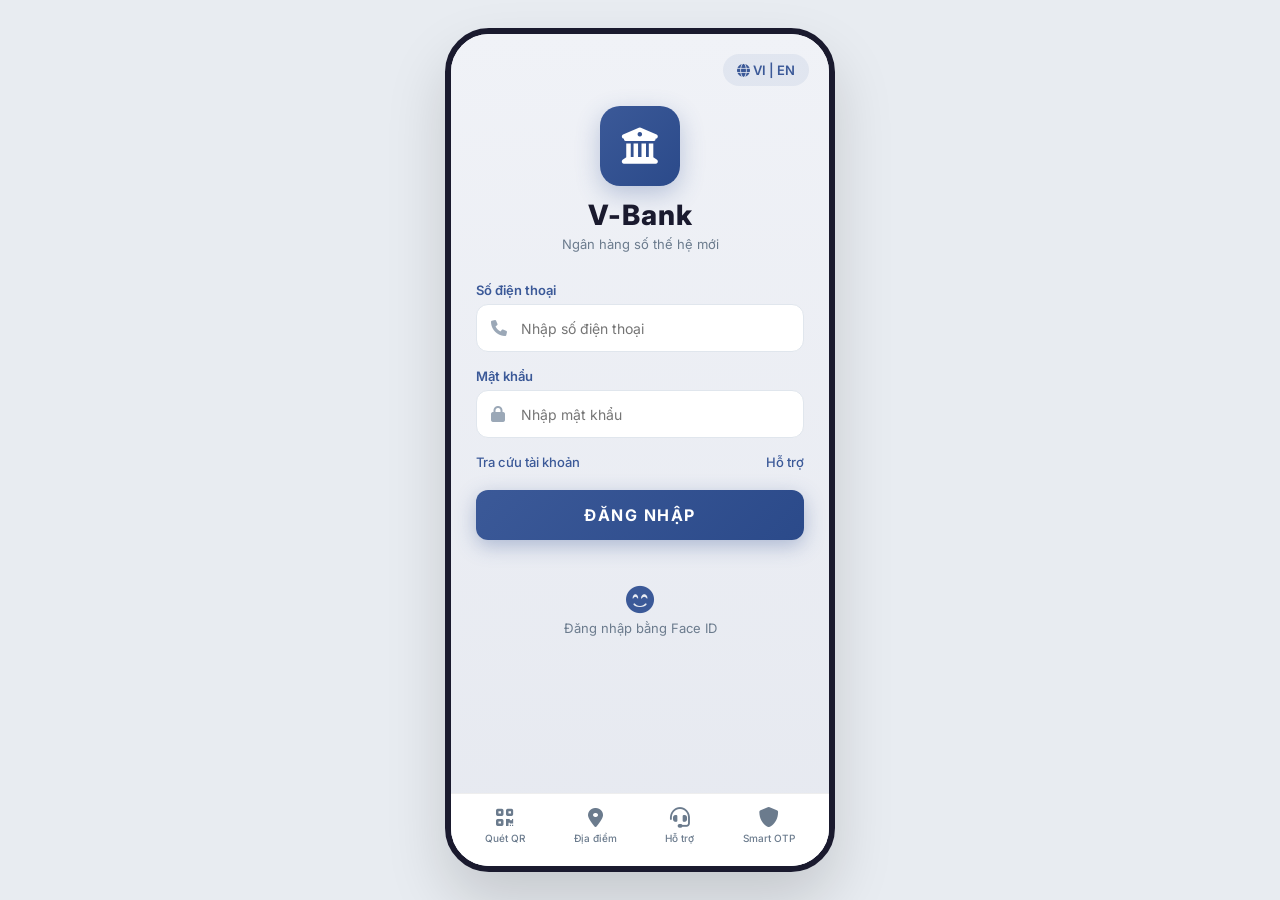
<file: index.html>
<!doctype html>
<html lang="vi">
  <head>
    <meta charset="UTF-8" />
    <meta name="viewport" content="width=device-width, initial-scale=1.0" />
    <title>V-Bank - Ngân hàng số thế hệ mới</title>
    <link rel="stylesheet" href="frontend/style.css" />
    <link
      href="https://cdnjs.cloudflare.com/ajax/libs/font-awesome/6.0.0/css/all.min.css"
      rel="stylesheet"
    />
  </head>
  <body>
    <div class="smartphone-container">
      <!-- ========== LOGIN SCREEN ========== -->
      <div id="loginScreen" class="screen login-screen">
        <div class="login-lang"><i class="fas fa-globe"></i> VI | EN</div>
        <div class="login-logo">
          <div class="logo-icon">
            <i class="fas fa-university"></i>
          </div>
          <h1>V-Bank</h1>
          <p>Ngân hàng số thế hệ mới</p>
        </div>
        <div class="login-form">
          <div class="input-group">
            <label>Số điện thoại</label>
            <div class="input-wrapper">
              <i class="fas fa-phone"></i>
              <input
                type="text"
                id="loginPhone"
                placeholder="Nhập số điện thoại"
              />
            </div>
          </div>
          <div class="input-group">
            <label>Mật khẩu</label>
            <div class="input-wrapper">
              <i class="fas fa-lock"></i>
              <input
                type="password"
                id="loginPassword"
                placeholder="Nhập mật khẩu"
              />
            </div>
          </div>
          <div class="login-links">
            <a href="#">Tra cứu tài khoản</a>
            <a href="#">Hỗ trợ</a>
          </div>
          <button class="login-btn" onclick="doLogin()">ĐĂNG NHẬP</button>
          <div id="loginMessage" class="login-message"></div>
          <div class="face-id">
            <i class="fas fa-smile-beam"></i>
            <span>Đăng nhập bằng Face ID</span>
          </div>
        </div>
        <div class="login-bottom-nav">
          <div class="nav-item">
            <i class="fas fa-qrcode"></i>
            <span>Quét QR</span>
          </div>
          <div class="nav-item">
            <i class="fas fa-map-marker-alt"></i>
            <span>Địa điểm</span>
          </div>
          <div class="nav-item">
            <i class="fas fa-headset"></i>
            <span>Hỗ trợ</span>
          </div>
          <div class="nav-item">
            <i class="fas fa-shield-alt"></i>
            <span>Smart OTP</span>
          </div>
        </div>
      </div>

      <!-- ========== DASHBOARD SCREEN ========== -->
      <div
        id="dashboardScreen"
        class="screen dashboard-screen"
        style="display: none"
      >
        <div class="dash-body">
          <!-- Header -->
          <div class="dash-header">
            <div class="dash-header-left">
              <div class="avatar-circle" id="avatarCircle">A</div>
              <div>
                <span class="greeting" id="greeting">CHÀO BUỔI SÁNG,</span>
                <h2 id="dashUserName">Nguyễn Văn A</h2>
              </div>
            </div>
            <div class="dash-header-right">
              <i class="fas fa-bell"></i>
            </div>
          </div>

          <!-- Balance Card -->
          <div class="balance-card">
            <div class="balance-top">
              <span>Số dư khả dụng</span>
              <i
                class="fas fa-eye"
                id="toggleBalanceEye"
                onclick="toggleBalance()"
              ></i>
            </div>
            <h2 id="mainBalance">******* VND</h2>
            <div class="balance-bottom">
              <div class="account-info">
                <span class="label">SỐ TÀI KHOẢN</span>
                <span class="account-num" id="accountNumber"
                  >**** **** ****</span
                >
                <i class="fas fa-copy" onclick="copyAccountNumber()"></i>
              </div>
              <span class="account-badge" id="accountBadge">BANK</span>
            </div>
          </div>

          <!-- Quick Services -->
          <div class="quick-services">
            <div class="services-header">
              <h3>Dịch vụ nhanh</h3>
              <a href="#">Xem tất cả</a>
            </div>
            <div class="services-grid">
              <div class="service-item" onclick="openTransferModal()">
                <div class="service-icon blue">
                  <i class="fas fa-exchange-alt"></i>
                </div>
                <span>Chuyển tiền</span>
              </div>
              <div class="service-item">
                <div class="service-icon orange">
                  <i class="fas fa-file-invoice-dollar"></i>
                </div>
                <span>Thanh toán</span>
              </div>
              <div class="service-item">
                <div class="service-icon green">
                  <i class="fas fa-mobile-alt"></i>
                </div>
                <span>Nạp tiền ĐT</span>
              </div>
              <div class="service-item">
                <div class="service-icon purple">
                  <i class="fas fa-qrcode"></i>
                </div>
                <span>QR Pay</span>
              </div>
            </div>
          </div>

          <!-- Spending Chart -->
          <div class="spending-section">
            <div class="spending-header">
              <h3>Biểu đồ chi tiêu</h3>
              <select class="month-select">
                <option>Tháng này</option>
              </select>
            </div>
            <div class="chart-area">
              <div class="chart-bars">
                <div class="bar-group">
                  <div class="bar" style="height: 40%"></div>
                  <span>T2</span>
                </div>
                <div class="bar-group">
                  <div class="bar" style="height: 65%"></div>
                  <span>T3</span>
                </div>
                <div class="bar-group">
                  <div class="bar" style="height: 50%"></div>
                  <span>T4</span>
                </div>
                <div class="bar-group">
                  <div class="bar" style="height: 80%"></div>
                  <span>T5</span>
                </div>
                <div class="bar-group">
                  <div class="bar" style="height: 55%"></div>
                  <span>T6</span>
                </div>
                <div class="bar-group">
                  <div class="bar" style="height: 70%"></div>
                  <span>T7</span>
                </div>
                <div class="bar-group">
                  <div class="bar" style="height: 35%"></div>
                  <span>CN</span>
                </div>
              </div>
            </div>
            <div class="spending-total">
              <div>
                <span class="spending-label">TỔNG CHI TIÊU</span>
                <h3 id="totalSpending">12,450,000 VND</h3>
              </div>
              <span class="spending-change negative"
                ><i class="fas fa-arrow-down"></i> 8%</span
              >
            </div>
          </div>

          <!-- 2PC Monitor -->
          <div class="tx-monitor-section">
            <div class="services-header">
              <h3>Theo dõi giao dịch 2PC</h3>
            </div>
            <div class="tx-monitor-inputs">
              <input
                type="text"
                id="statusTxIdInput"
                placeholder="Nhập mã giao dịch (VD: VB123...)"
              />
              <button onclick="lookupTransactionStatus()">Tra cứu</button>
            </div>
            <div class="tx-monitor-actions">
              <button class="tx-btn-secondary" onclick="runManualRecovery()">
                Chạy Recovery
              </button>
              <label class="tx-auto-refresh">
                <input
                  type="checkbox"
                  id="txAutoRefresh"
                  checked
                  onchange="toggleTxAutoRefresh()"
                />
                Tự động cập nhật
              </label>
            </div>
            <div id="statusTxResult" class="tx-status-result">
              Chưa có dữ liệu giao dịch.
            </div>
            <div id="txRecentList" class="tx-recent-list">
              Đang tải giao dịch gần nhất...
            </div>
            <div id="txLogPanel" class="tx-log-panel">
              <span class="tx-log-empty"
                >Chọn một giao dịch để xem log chi tiết.</span
              >
            </div>
          </div>
        </div>
        <!-- /.dash-body -->
        <!-- Bottom Nav -->
        <div class="bottom-nav">
          <div class="nav-item active">
            <i class="fas fa-home"></i>
            <span>Trang chủ</span>
          </div>
          <div class="nav-item">
            <i class="fas fa-qrcode"></i>
            <span>QR Pay</span>
          </div>
          <div class="nav-item">
            <i class="fas fa-exchange-alt"></i>
            <span>Giao dịch</span>
          </div>
          <div class="nav-item">
            <i class="fas fa-cog"></i>
            <span>Cài đặt</span>
          </div>
        </div>
      </div>

      <!-- ========== TRANSFER MODAL ========== -->
      <div id="transferModal" class="modal">
        <div class="modal-content">
          <div class="modal-header">
            <h2>Chuyển tiền</h2>
            <span class="close" onclick="closeTransferModal()">&times;</span>
          </div>
          <div class="modal-badge">2-Phase Commit</div>

          <label>Từ tài khoản:</label>
          <div class="from-account-info">
            <i class="fas fa-wallet"></i>
            <div>
              <span id="fromAccountName">---</span>
              <small id="fromAccountNum">---</small>
            </div>
          </div>

          <label for="toAccountInput">Số tài khoản người nhận:</label>
          <div class="modal-input-wrapper">
            <i class="fas fa-search"></i>
            <input
              type="text"
              id="toAccountInput"
              placeholder="Nhập số tài khoản..."
              oninput="onToAccountInput()"
            />
          </div>
          <!-- </div> -->
          <div id="toAccountResult" class="account-lookup-result"></div>

          <label for="amount">Số tiền (VND):</label>
          <input
            type="number"
            id="amount"
            placeholder="Nhập số tiền..."
            min="1000"
          />

          <label for="description">Nội dung chuyển khoản:</label>
          <input
            type="text"
            id="description"
            placeholder="Nhập nội dung..."
            maxlength="100"
          />

          <button class="submit-btn" onclick="confirmTransfer()">
            Xác nhận chuyển tiền
          </button>
        </div>
      </div>

      <!-- ========== CONFIRM DIALOG ========== -->
      <div id="confirmOverlay" class="confirm-overlay" onclick="closeConfirm()">
        <div class="confirm-dialog" onclick="event.stopPropagation()">
          <div class="confirm-icon"><i class="fas fa-paper-plane"></i></div>
          <h3 class="confirm-title">Xác nhận giao dịch</h3>
          <div class="confirm-rows">
            <div class="confirm-row">
              <span class="confirm-label">Người nhận</span>
              <span class="confirm-value" id="confirmToName"></span>
            </div>
            <div class="confirm-row">
              <span class="confirm-label">Số tài khoản</span>
              <span class="confirm-value" id="confirmToNum"></span>
            </div>
            <div class="confirm-row">
              <span class="confirm-label">Số tiền</span>
              <span
                class="confirm-value confirm-amount"
                id="confirmAmount"
              ></span>
            </div>
            <div class="confirm-row">
              <span class="confirm-label">Nội dung</span>
              <span class="confirm-value" id="confirmDesc"></span>
            </div>
          </div>
          <div class="confirm-actions">
            <button class="confirm-btn-cancel" onclick="closeConfirm()">
              Hủy
            </button>
            <button class="confirm-btn-ok" onclick="executeTransfer()">
              Chuyển tiền
            </button>
          </div>
        </div>
      </div>

      <!-- ========== RECEIPT SCREEN ========== -->
      <div
        id="receiptScreen"
        class="screen receipt-screen"
        style="display: none"
      >
        <div class="receipt-header">
          <i class="fas fa-chevron-left" onclick="showDashboard()"></i>
          <h2>Hóa đơn giao dịch</h2>
          <span></span>
        </div>

        <div class="receipt-success-icon">
          <div class="receipt-check">
            <i class="fas fa-check"></i>
          </div>
          <h3>Chuyển tiền thành công</h3>
          <p id="receiptAmount">0 VND</p>
        </div>

        <div class="receipt-card">
          <div class="receipt-row">
            <span>Mã giao dịch</span>
            <strong id="receiptTxId">---</strong>
          </div>
          <div class="receipt-divider"></div>
          <div class="receipt-row">
            <span>Thời gian</span>
            <strong id="receiptTime">---</strong>
          </div>
          <div class="receipt-divider"></div>
          <div class="receipt-row">
            <span>Tài khoản nguồn</span>
            <div class="receipt-right">
              <!-- <strong id="receiptFromName">---</strong> -->
              <small id="receiptFromNum">---</small>
            </div>
          </div>
          <div class="receipt-divider"></div>
          <div class="receipt-row">
            <span>Tài khoản nhận</span>
            <strong id="receiptToNum">---</strong>
          </div>
          <div class="receipt-divider"></div>
          <div class="receipt-row">
            <span>Tên người nhận</span>
            <strong id="receiptToName">---</strong>
          </div>
          <div class="receipt-divider"></div>
          <div class="receipt-row">
            <span>Nội dung</span>
            <strong id="receiptDesc">---</strong>
          </div>
          <div class="receipt-divider"></div>
          <div class="receipt-row">
            <span>Phương thức</span>
            <strong>2-Phase Commit</strong>
          </div>
          <div class="receipt-divider receipt-divider-dashed"></div>
          <div class="receipt-row receipt-total">
            <span>Số tiền</span>
            <strong id="receiptAmountRow">---</strong>
          </div>
        </div>

        <div class="receipt-actions">
          <button class="receipt-btn-outline" onclick="showDashboard()">
            <i class="fas fa-home"></i> Về trang chủ
          </button>
          <button class="receipt-btn-solid" onclick="openTransferModal()">
            <i class="fas fa-exchange-alt"></i> Chuyển tiếp
          </button>
        </div>
      </div>

      <!-- ========== TOAST POPUP ========== -->
      <div id="toast" class="toast">
        <div class="toast-icon" id="toastIcon">
          <i id="toastIconI" class="fas fa-check-circle"></i>
        </div>
        <div class="toast-body">
          <p class="toast-title" id="toastTitle">Thông báo</p>
          <p class="toast-msg" id="toastMsg"></p>
        </div>
        <div class="toast-close" onclick="closeToast()">
          <i class="fas fa-times"></i>
        </div>
      </div>
    </div>

    <script src="frontend/app.js"></script>
  </body>
</html>
</file>
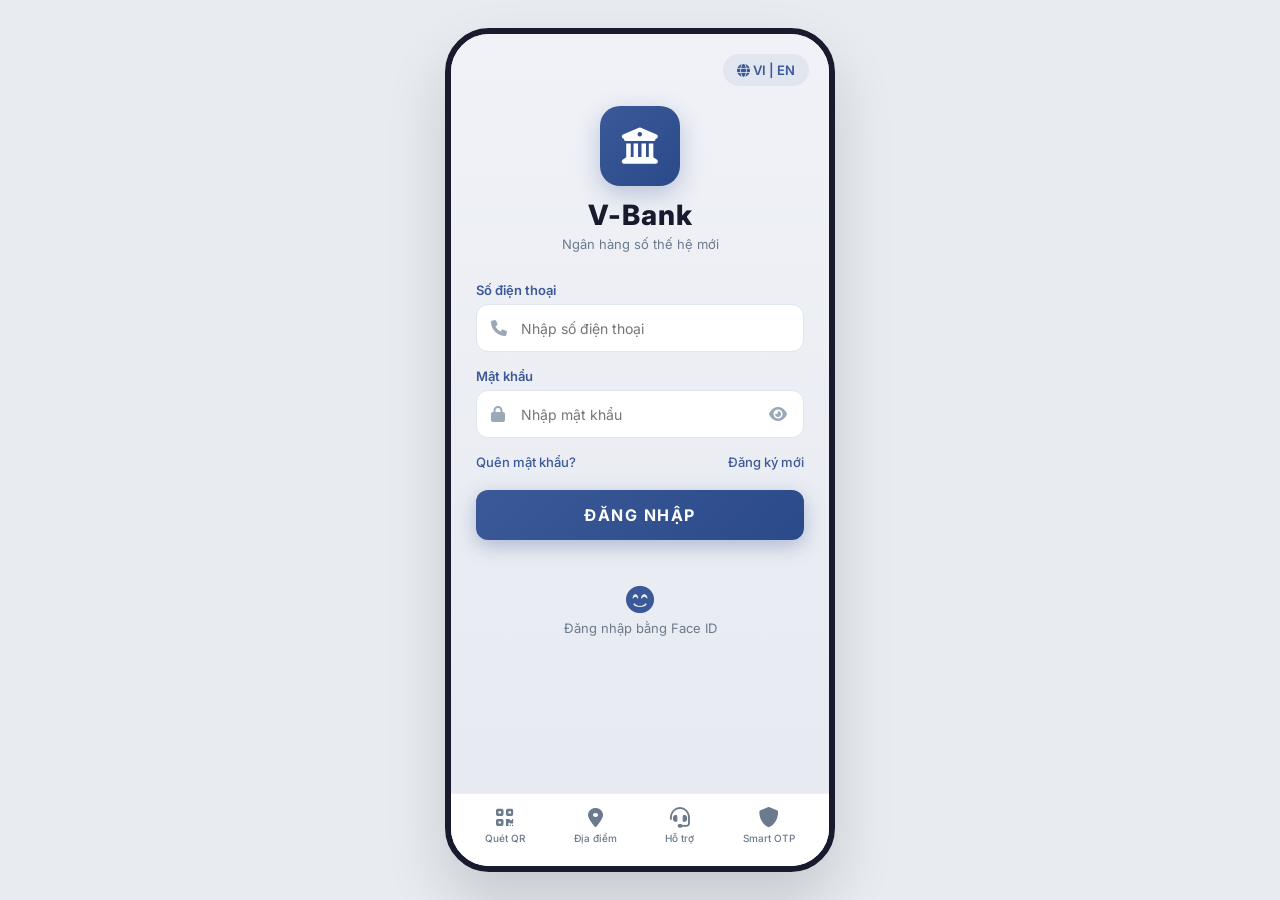
<file: frontend/index.html>
<!DOCTYPE html>
<html lang="vi">
<head>
    <meta charset="UTF-8">
    <meta name="viewport" content="width=device-width, initial-scale=1.0">
    <title>V-Bank - Ngân hàng số thế hệ mới</title>
    <link rel="stylesheet" href="style.css">
    <link href="https://cdnjs.cloudflare.com/ajax/libs/font-awesome/6.0.0/css/all.min.css" rel="stylesheet">
</head>
<body>
    <div class="smartphone-container">

        <!-- ========== LOGIN SCREEN ========== -->
        <div id="loginScreen" class="screen login-screen">
            <div class="login-lang">
                <i class="fas fa-globe"></i> VI | EN
            </div>
            <div class="login-logo">
                <div class="logo-icon">
                    <i class="fas fa-university"></i>
                </div>
                <h1>V-Bank</h1>
                <p>Ngân hàng số thế hệ mới</p>
            </div>
            <div class="login-form">
                <div class="input-group">
                    <label>Số điện thoại</label>
                    <div class="input-wrapper">
                        <i class="fas fa-phone"></i>
                        <input type="tel" id="loginPhone" placeholder="Nhập số điện thoại">
                    </div>
                </div>
                <div class="input-group">
                    <label>Mật khẩu</label>
                    <div class="input-wrapper">
                        <i class="fas fa-lock"></i>
                        <input type="password" id="loginPassword" placeholder="Nhập mật khẩu">
                        <i class="fas fa-eye toggle-password" onclick="togglePassword()"></i>
                    </div>
                </div>
                <div class="login-links">
                    <a href="#">Quên mật khẩu?</a>
                    <a href="#">Đăng ký mới</a>
                </div>
                <button class="login-btn" onclick="doLogin()">ĐĂNG NHẬP</button>
                <div id="loginMessage" class="login-message"></div>
                <div class="face-id">
                    <i class="fas fa-smile-beam"></i>
                    <span>Đăng nhập bằng Face ID</span>
                </div>
            </div>
            <div class="login-bottom-nav">
                <div class="nav-item">
                    <i class="fas fa-qrcode"></i>
                    <span>Quét QR</span>
                </div>
                <div class="nav-item">
                    <i class="fas fa-map-marker-alt"></i>
                    <span>Địa điểm</span>
                </div>
                <div class="nav-item">
                    <i class="fas fa-headset"></i>
                    <span>Hỗ trợ</span>
                </div>
                <div class="nav-item">
                    <i class="fas fa-shield-alt"></i>
                    <span>Smart OTP</span>
                </div>
            </div>
        </div>

        <!-- ========== DASHBOARD SCREEN ========== -->
        <div id="dashboardScreen" class="screen dashboard-screen" style="display:none;">
            <!-- Header -->
            <div class="dash-header">
                <div class="dash-header-left">
                    <div class="avatar-circle" id="avatarCircle">A</div>
                    <div>
                        <span class="greeting" id="greeting">CHÀO BUỔI SÁNG,</span>
                        <h2 id="dashUserName">Nguyễn Văn A</h2>
                    </div>
                </div>
                <div class="dash-header-right">
                    <i class="fas fa-bell"></i>
                </div>
            </div>

            <!-- Balance Card -->
            <div class="balance-card">
                <div class="balance-top">
                    <span>Số dư khả dụng</span>
                    <i class="fas fa-eye" id="toggleBalanceEye" onclick="toggleBalance()"></i>
                </div>
                <h2 id="mainBalance">******* VND</h2>
                <div class="balance-bottom">
                    <div class="account-info">
                        <span class="label">SỐ TÀI KHOẢN</span>
                        <span class="account-num" id="accountNumber">**** **** ****</span>
                        <i class="fas fa-copy" onclick="copyAccountNumber()"></i>
                    </div>
                    <span class="account-badge" id="accountBadge">STANDARD</span>
                </div>
            </div>

            <!-- Quick Services -->
            <div class="quick-services">
                <div class="services-header">
                    <h3>Dịch vụ nhanh</h3>
                    <a href="#">Xem tất cả</a>
                </div>
                <div class="services-grid">
                    <div class="service-item" onclick="openTransferModal()">
                        <div class="service-icon blue"><i class="fas fa-exchange-alt"></i></div>
                        <span>Chuyển tiền</span>
                    </div>
                    <div class="service-item">
                        <div class="service-icon orange"><i class="fas fa-file-invoice-dollar"></i></div>
                        <span>Thanh toán</span>
                    </div>
                    <div class="service-item">
                        <div class="service-icon green"><i class="fas fa-mobile-alt"></i></div>
                        <span>Nạp tiền ĐT</span>
                    </div>
                    <div class="service-item">
                        <div class="service-icon purple"><i class="fas fa-qrcode"></i></div>
                        <span>QR Pay</span>
                    </div>
                </div>
            </div>

            <!-- Spending Chart -->
            <div class="spending-section">
                <div class="spending-header">
                    <h3>Biểu đồ chi tiêu</h3>
                    <select class="month-select">
                        <option>Tháng này</option>
                    </select>
                </div>
                <div class="chart-area">
                    <div class="chart-bars">
                        <div class="bar-group"><div class="bar" style="height:40%"></div><span>T2</span></div>
                        <div class="bar-group"><div class="bar" style="height:65%"></div><span>T3</span></div>
                        <div class="bar-group"><div class="bar" style="height:50%"></div><span>T4</span></div>
                        <div class="bar-group"><div class="bar" style="height:80%"></div><span>T5</span></div>
                        <div class="bar-group"><div class="bar" style="height:55%"></div><span>T6</span></div>
                        <div class="bar-group"><div class="bar" style="height:70%"></div><span>T7</span></div>
                        <div class="bar-group"><div class="bar" style="height:35%"></div><span>CN</span></div>
                    </div>
                </div>
                <div class="spending-total">
                    <div>
                        <span class="spending-label">TỔNG CHI TIÊU</span>
                        <h3 id="totalSpending">12,450,000 VND</h3>
                    </div>
                    <span class="spending-change negative"><i class="fas fa-arrow-down"></i> 8%</span>
                </div>
            </div>

            <!-- Bottom Nav -->
            <div class="bottom-nav">
                <div class="nav-item active">
                    <i class="fas fa-home"></i>
                    <span>Trang chủ</span>
                </div>
                <div class="nav-item">
                    <i class="fas fa-qrcode"></i>
                    <span>QR Pay</span>
                </div>
                <div class="nav-item">
                    <i class="fas fa-exchange-alt"></i>
                    <span>Giao dịch</span>
                </div>
                <div class="nav-item">
                    <i class="fas fa-cog"></i>
                    <span>Cài đặt</span>
                </div>
            </div>
        </div>

        <!-- ========== TRANSFER MODAL ========== -->
        <div id="transferModal" class="modal">
            <div class="modal-content">
                <div class="modal-header">
                    <h2>Chuyển tiền</h2>
                    <span class="close" onclick="closeTransferModal()">&times;</span>
                </div>
                <div class="modal-badge">2-Phase Commit</div>

                <label>Từ tài khoản:</label>
                <div class="from-account-info">
                    <i class="fas fa-wallet"></i>
                    <div>
                        <span id="fromAccountName">---</span>
                        <small id="fromAccountNum">---</small>
                    </div>
                </div>

                <label for="toAccountInput">Số tài khoản người nhận:</label>
                <div class="modal-input-wrapper">
                    <i class="fas fa-search"></i>
                    <input type="text" id="toAccountInput" placeholder="Nhập số tài khoản..." oninput="onToAccountInput()">
                </div>
                <!-- </div> -->
                <div id="toAccountResult" class="account-lookup-result"></div>

                <label for="amount">Số tiền (VND):</label>
                <input type="number" id="amount" placeholder="Nhập số tiền..." min="1000">

                <label for="description">Nội dung chuyển khoản:</label>
                <input type="text" id="description" placeholder="Nhập nội dung..." maxlength="100">

                <button class="submit-btn" onclick="confirmTransfer()">Xác nhận chuyển tiền</button>
            </div>
        </div>

        <!-- ========== CONFIRM DIALOG ========== -->
        <div id="confirmOverlay" class="confirm-overlay" onclick="closeConfirm()">
            <div class="confirm-dialog" onclick="event.stopPropagation()">
                <div class="confirm-icon"><i class="fas fa-paper-plane"></i></div>
                <h3 class="confirm-title">Xác nhận giao dịch</h3>
                <div class="confirm-rows">
                    <div class="confirm-row">
                        <span class="confirm-label">Người nhận</span>
                        <span class="confirm-value" id="confirmToName"></span>
                    </div>
                    <div class="confirm-row">
                        <span class="confirm-label">Số tài khoản</span>
                        <span class="confirm-value" id="confirmToNum"></span>
                    </div>
                    <div class="confirm-row">
                        <span class="confirm-label">Số tiền</span>
                        <span class="confirm-value confirm-amount" id="confirmAmount"></span>
                    </div>
                    <div class="confirm-row">
                        <span class="confirm-label">Nội dung</span>
                        <span class="confirm-value" id="confirmDesc"></span>
                    </div>
                </div>
                <div class="confirm-actions">
                    <button class="confirm-btn-cancel" onclick="closeConfirm()">Hủy</button>
                    <button class="confirm-btn-ok" onclick="executeTransfer()">Chuyển tiền</button>
                </div>
            </div>
        </div>

        <!-- ========== RECEIPT SCREEN ========== -->
        <div id="receiptScreen" class="screen receipt-screen" style="display:none;">
            <div class="receipt-header">
                <i class="fas fa-chevron-left" onclick="showDashboard()"></i>
                <h2>Hóa đơn giao dịch</h2>
                <span></span>
            </div>

            <div class="receipt-success-icon">
                <div class="receipt-check">
                    <i class="fas fa-check"></i>
                </div>
                <h3>Chuyển tiền thành công</h3>
                <p id="receiptAmount">0 VND</p>
            </div>

            <div class="receipt-card">
                <div class="receipt-row">
                    <span>Mã giao dịch</span>
                    <strong id="receiptTxId">---</strong>
                </div>
                <div class="receipt-divider"></div>
                <div class="receipt-row">
                    <span>Thời gian</span>
                    <strong id="receiptTime">---</strong>
                </div>
                <div class="receipt-divider"></div>
                <div class="receipt-row">
                    <span>Tài khoản nguồn</span>
                    <div class="receipt-right">
                        <!-- <strong id="receiptFromName">---</strong> -->
                        <small id="receiptFromNum">---</small>
                    </div>
                </div>
                <div class="receipt-divider"></div>
                <div class="receipt-row">
                    <span>Tài khoản nhận</span>
                    <strong id="receiptToNum">---</strong>
                </div>
                <div class="receipt-divider"></div>
                <div class="receipt-row">
                    <span>Tên người nhận</span>
                    <strong id="receiptToName">---</strong>
                </div>
                <div class="receipt-divider"></div>
                <div class="receipt-row">
                    <span>Nội dung</span>
                    <strong id="receiptDesc">---</strong>
                </div>
                <div class="receipt-divider"></div>
                <div class="receipt-row">
                    <span>Phương thức</span>
                    <strong>2-Phase Commit</strong>
                </div>
                <div class="receipt-divider receipt-divider-dashed"></div>
                <div class="receipt-row receipt-total">
                    <span>Số tiền</span>
                    <strong id="receiptAmountRow">---</strong>
                </div>
            </div>

            <div class="receipt-actions">
                <button class="receipt-btn-outline" onclick="showDashboard()">
                    <i class="fas fa-home"></i> Về trang chủ
                </button>
                <button class="receipt-btn-solid" onclick="openTransferModal()">
                    <i class="fas fa-exchange-alt"></i> Chuyển tiếp
                </button>
            </div>
        </div>

        <!-- ========== TOAST POPUP ========== -->
        <div id="toast" class="toast">
            <div class="toast-icon" id="toastIcon"><i id="toastIconI" class="fas fa-check-circle"></i></div>
            <div class="toast-body">
                <p class="toast-title" id="toastTitle">Thông báo</p>
                <p class="toast-msg" id="toastMsg"></p>
            </div>
            <div class="toast-close" onclick="closeToast()"><i class="fas fa-times"></i></div>
        </div>

    </div>
    
    <script src="app.js"></script>
</body>
</html>
</file>
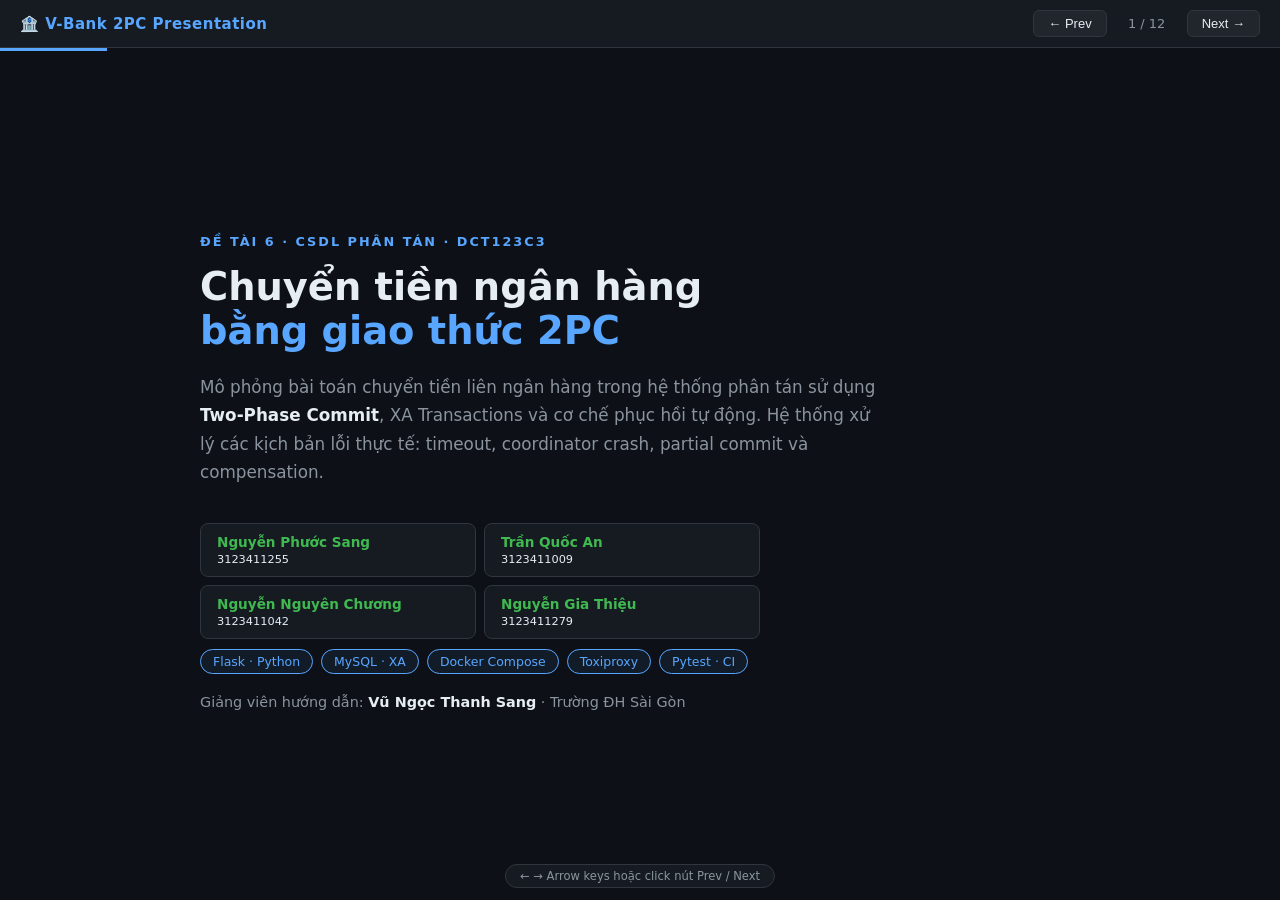
<file: presentation.html>
<!DOCTYPE html>
<html lang="vi">
<head>
<meta charset="UTF-8" />
<meta name="viewport" content="width=device-width, initial-scale=1.0" />
<title>V-Bank 2PC — Thuyết trình đồ án CSDL phân tán</title>
<style>
  :root {
    --bg: #0d1117;
    --bg2: #161b22;
    --bg3: #21262d;
    --border: #30363d;
    --accent: #58a6ff;
    --accent2: #3fb950;
    --warn: #f0883e;
    --danger: #f85149;
    --purple: #bc8cff;
    --teal: #39d353;
    --yellow: #e3b341;
    --text: #e6edf3;
    --text2: #8b949e;
    --slide-w: 960px;
  }
  * { box-sizing: border-box; margin: 0; padding: 0; }
  body { background: var(--bg); color: var(--text); font-family: 'Segoe UI', system-ui, sans-serif; overflow: hidden; }

  /* ─── NAVIGATION ─── */
  #nav { position: fixed; top: 0; left: 0; right: 0; height: 48px; background: var(--bg2); border-bottom: 1px solid var(--border); display: flex; align-items: center; justify-content: space-between; padding: 0 20px; z-index: 100; }
  #nav .logo { font-weight: 700; font-size: 15px; color: var(--accent); letter-spacing: .5px; }
  #nav .controls { display: flex; gap: 10px; align-items: center; }
  #nav button { background: var(--bg3); border: 1px solid var(--border); color: var(--text); padding: 5px 14px; border-radius: 6px; cursor: pointer; font-size: 13px; transition: background .2s; }
  #nav button:hover { background: var(--accent); color: #fff; }
  #slide-counter { font-size: 13px; color: var(--text2); min-width: 60px; text-align: center; }
  #progress-bar { position: fixed; top: 48px; left: 0; height: 3px; background: var(--accent); transition: width .3s ease; z-index: 100; }

  /* ─── SLIDE CONTAINER ─── */
  #slides-wrapper { position: fixed; top: 48px; left: 0; right: 0; bottom: 0; overflow: hidden; }
  .slide { position: absolute; top: 0; left: 0; right: 0; bottom: 0; display: flex; align-items: center; justify-content: center; opacity: 0; transform: translateX(60px); transition: opacity .4s ease, transform .4s ease; pointer-events: none; }
  .slide.active { opacity: 1; transform: translateX(0); pointer-events: all; }
  .slide.prev { opacity: 0; transform: translateX(-60px); }
  .slide-inner { width: var(--slide-w); max-width: 98vw; max-height: calc(100vh - 80px); overflow-y: auto; padding: 36px 40px; }
  .slide-inner::-webkit-scrollbar { width: 5px; } 
  .slide-inner::-webkit-scrollbar-thumb { background: var(--border); border-radius: 3px; }

  /* ─── TYPOGRAPHY ─── */
  h1 { font-size: 2.4rem; font-weight: 800; line-height: 1.15; }
  h2 { font-size: 1.65rem; font-weight: 700; margin-bottom: 18px; }
  h3 { font-size: 1.1rem; font-weight: 600; margin-bottom: 8px; }
  p { line-height: 1.7; color: var(--text2); }
  .tag { display: inline-block; padding: 2px 10px; border-radius: 20px; font-size: 11px; font-weight: 600; text-transform: uppercase; letter-spacing: .5px; }
  .tag-blue { background: rgba(88,166,255,.15); color: var(--accent); border: 1px solid rgba(88,166,255,.3); }
  .tag-green { background: rgba(63,185,80,.15); color: var(--accent2); border: 1px solid rgba(63,185,80,.3); }
  .tag-orange { background: rgba(240,136,62,.15); color: var(--warn); border: 1px solid rgba(240,136,62,.3); }
  .tag-red { background: rgba(248,81,73,.15); color: var(--danger); border: 1px solid rgba(248,81,73,.3); }
  .tag-purple { background: rgba(188,140,255,.15); color: var(--purple); border: 1px solid rgba(188,140,255,.3); }
  .accent { color: var(--accent); }
  .green { color: var(--accent2); }
  .orange { color: var(--warn); }
  .danger { color: var(--danger); }
  .purple { color: var(--purple); }
  .yellow { color: var(--yellow); }
  .sub { color: var(--text2); font-size: .9em; }

  /* ─── CARDS ─── */
  .card-grid { display: grid; gap: 14px; }
  .card-grid-2 { grid-template-columns: 1fr 1fr; }
  .card-grid-3 { grid-template-columns: 1fr 1fr 1fr; }
  .card { background: var(--bg2); border: 1px solid var(--border); border-radius: 10px; padding: 18px 20px; }
  .card.highlight { border-color: var(--accent); }
  .card.success { border-color: var(--accent2); }
  .card.warning { border-color: var(--warn); }
  .card.danger { border-color: var(--danger); }
  .card .card-icon { font-size: 1.8rem; margin-bottom: 10px; }
  .card h3 { color: var(--text); }

  /* ─── PHASE FLOW ─── */
  .phase-flow { display: flex; flex-direction: column; gap: 0; }
  .phase-step { display: flex; gap: 16px; position: relative; }
  .phase-step:not(:last-child)::after { content:''; position: absolute; left: 19px; top: 44px; bottom: -12px; width: 2px; background: var(--border); }
  .phase-dot { width: 40px; height: 40px; border-radius: 50%; display: flex; align-items: center; justify-content: center; font-size: 14px; font-weight: 700; flex-shrink: 0; margin-top: 4px; }
  .phase-dot.preparing { background: rgba(88,166,255,.2); color: var(--accent); border: 2px solid var(--accent); }
  .phase-dot.prepared  { background: rgba(57,211,83,.2); color: var(--teal); border: 2px solid var(--teal); }
  .phase-dot.committing{ background: rgba(227,179,65,.2); color: var(--yellow); border: 2px solid var(--yellow); }
  .phase-dot.commit_a  { background: rgba(240,136,62,.2); color: var(--warn); border: 2px solid var(--warn); }
  .phase-dot.committed { background: rgba(63,185,80,.2); color: var(--accent2); border: 2px solid var(--accent2); }
  .phase-dot.aborted   { background: rgba(248,81,73,.2); color: var(--danger); border: 2px solid var(--danger); }
  .phase-dot.timeout   { background: rgba(248,81,73,.2); color: #ff7b72; border: 2px solid #ff7b72; }
  .phase-dot.compensating { background: rgba(188,140,255,.2); color: var(--purple); border: 2px solid var(--purple); }
  .phase-dot.compensated  { background: rgba(188,140,255,.2); color: var(--purple); border: 2px solid var(--purple); }
  .phase-content { padding-bottom: 20px; flex: 1; }
  .phase-title { font-weight: 700; font-size: 1rem; margin-bottom: 4px; }
  .phase-desc { font-size: .88rem; color: var(--text2); line-height: 1.55; }
  .phase-code { font-size: .78rem; font-family: 'Cascadia Code','Consolas',monospace; background: var(--bg3); border: 1px solid var(--border); padding: 6px 10px; border-radius: 6px; margin-top: 6px; color: #79c0ff; display: inline-block; }

  /* ─── TABLE ─── */
  table { width: 100%; border-collapse: collapse; font-size: .85rem; }
  th { background: var(--bg3); color: var(--text); padding: 9px 12px; text-align: left; border-bottom: 2px solid var(--border); }
  td { padding: 9px 12px; border-bottom: 1px solid var(--border); color: var(--text2); vertical-align: top; }
  tr:hover td { background: var(--bg2); }
  .tc-pass { color: var(--accent2); font-weight: 600; }
  .tc-fail { color: var(--danger); font-weight: 600; }
  .tc-warn { color: var(--warn); font-weight: 600; }

  /* ─── CODE BLOCK ─── */
  pre { background: var(--bg3); border: 1px solid var(--border); border-radius: 8px; padding: 14px 16px; font-size: .78rem; font-family: 'Cascadia Code','Consolas',monospace; overflow-x: auto; line-height: 1.55; color: #e6edf3; }
  .kw { color: #ff7b72; }
  .fn { color: #d2a8ff; }
  .str { color: #a5d6ff; }
  .cm { color: #8b949e; font-style: italic; }
  .num { color: #f0883e; }

  /* ─── TIMELINE ─── */
  .timeline { display: grid; grid-template-columns: 120px 4px 1fr; gap: 0 12px; }
  .tl-label { text-align: right; font-size: .8rem; color: var(--text2); padding: 6px 0; line-height: 1.4; }
  .tl-line { background: var(--border); position: relative; }
  .tl-line::before { content:''; position: absolute; left: -4px; top: 10px; width: 12px; height: 12px; border-radius: 50%; background: var(--accent); }
  .tl-line.green::before { background: var(--accent2); }
  .tl-line.orange::before { background: var(--warn); }
  .tl-line.red::before { background: var(--danger); }
  .tl-content { font-size: .85rem; padding: 6px 0 16px; line-height: 1.5; }

  /* ─── STAT BOXES ─── */
  .stat-row { display: flex; gap: 12px; flex-wrap: wrap; }
  .stat-box { background: var(--bg2); border: 1px solid var(--border); border-radius: 10px; padding: 14px 20px; flex: 1; min-width: 120px; }
  .stat-num { font-size: 2rem; font-weight: 800; color: var(--accent); }
  .stat-label { font-size: .8rem; color: var(--text2); margin-top: 2px; }

  /* ─── DIAGRAM ─── */
  .diagram { display: flex; align-items: center; gap: 0; justify-content: center; flex-wrap: wrap; }
  .diagram-box { background: var(--bg2); border: 1px solid var(--border); border-radius: 8px; padding: 12px 16px; text-align: center; font-size: .85rem; font-weight: 600; min-width: 100px; }
  .diagram-box.coordinator { border-color: var(--accent); color: var(--accent); }
  .diagram-box.db-a { border-color: var(--accent2); color: var(--accent2); }
  .diagram-box.db-b { border-color: var(--yellow); color: var(--yellow); }
  .diagram-box.db-c { border-color: var(--purple); color: var(--purple); }
  .diagram-arrow { color: var(--text2); font-size: 1.2rem; padding: 0 6px; }

  /* ─── UTILS ─── */
  .mt8 { margin-top: 8px; }
  .mt12 { margin-top: 12px; }
  .mt16 { margin-top: 16px; }
  .mt20 { margin-top: 20px; }
  .mt24 { margin-top: 24px; }
  .mb8 { margin-bottom: 8px; }
  .mb12 { margin-bottom: 12px; }
  .row { display: flex; gap: 16px; align-items: flex-start; }
  .col { flex: 1; }
  .divider { height: 1px; background: var(--border); margin: 20px 0; }
  .pill-row { display: flex; gap: 8px; flex-wrap: wrap; margin-top: 10px; }
  .pill { background: var(--bg3); border: 1px solid var(--border); border-radius: 20px; padding: 4px 12px; font-size: .78rem; color: var(--text2); }
  .pill.on { border-color: var(--accent); color: var(--accent); background: rgba(88,166,255,.08); }

  /* ─── TITLE SLIDE SPECIAL ─── */
  #slide-0 .slide-inner { display: flex; flex-direction: column; justify-content: center; min-height: calc(100vh - 100px); }
  .title-badge { font-size: .8rem; letter-spacing: 2px; text-transform: uppercase; color: var(--accent); font-weight: 600; margin-bottom: 16px; }
  .title-sub { font-size: 1.05rem; color: var(--text2); margin-top: 20px; line-height: 1.7; max-width: 680px; }
  .title-members { margin-top: 36px; display: grid; grid-template-columns: 1fr 1fr; gap: 8px; max-width: 560px; }
  .member { background: var(--bg2); border: 1px solid var(--border); border-radius: 8px; padding: 10px 16px; font-size: .85rem; }
  .member span { color: var(--accent2); font-weight: 600; }

  /* ─── KEYBOARD HINT ─── */
  .key-hint { position: fixed; bottom: 12px; left: 50%; transform: translateX(-50%); font-size: .72rem; color: var(--text2); background: var(--bg2); border: 1px solid var(--border); padding: 4px 14px; border-radius: 20px; }

  /* ─── SCROLLABLE TABLE WRAPPER ─── */
  .table-wrap { overflow-x: auto; }

  /* ─── TC DETAIL CARD ─── */
  .tc-card { background: var(--bg2); border: 1px solid var(--border); border-radius: 10px; padding: 16px 20px; margin-bottom: 14px; }
  .tc-card-header { display: flex; align-items: center; gap: 12px; margin-bottom: 10px; }
  .tc-badge { background: var(--bg3); border: 1px solid var(--border); border-radius: 6px; padding: 2px 10px; font-weight: 700; font-size: .85rem; font-family: monospace; }
  .tc-flow { display: flex; gap: 6px; align-items: center; flex-wrap: wrap; margin-top: 8px; }
  .tc-step { background: var(--bg3); border: 1px solid var(--border); border-radius: 5px; padding: 3px 10px; font-size: .78rem; font-family: monospace; }
  .tc-arrow { color: var(--text2); font-size: .9rem; }

  /* ─── BALANCE LOG ─── */
  .bal-log { background: #010409; border: 1px solid var(--border); border-radius: 8px; padding: 10px 14px; margin-top: 10px; font-family: 'Cascadia Code','Consolas',monospace; font-size: .72rem; line-height: 1.88; }
  .bal-log .bl { display: flex; gap: 10px; align-items: baseline; }
  .bal-log .bl-phase { min-width: 118px; font-weight: 700; }
  .bl-phase.preparing  { color: var(--accent); }
  .bl-phase.prepared   { color: var(--teal); }
  .bl-phase.committing { color: var(--yellow); }
  .bl-phase.commit_a   { color: var(--warn); }
  .bl-phase.committed  { color: var(--accent2); }
  .bl-phase.aborted    { color: var(--danger); }
  .bl-phase.compensation { color: var(--purple); }
  .bl-phase.recovery   { color: #79c0ff; }
  .bl-phase.crash      { color: var(--danger); }
  .bal-log .bl-bank { min-width: 70px; color: var(--text2); }
  .bal-log .bl-msg  { flex: 1; color: var(--text); }
  .bal-log .debit   { color: #ff7b72; font-weight: 600; }
  .bal-log .credit  { color: var(--accent2); font-weight: 600; }
  .bal-log .lock-val { color: var(--yellow); }
  .bal-log .neutral { color: var(--text2); }
  .bal-log .sep { border-top: 1px dashed var(--border); margin: 3px 0; }
  .bal-log .bl-head { color: var(--text2); font-size: .67rem; margin-bottom: 4px; letter-spacing: .4px; text-transform: uppercase; }

  /* ─── NARRATOR BOX ─── */
  .tc-narrator { background: rgba(88,166,255,.07); border-left: 3px solid var(--accent); border-radius: 0 6px 6px 0; padding: 8px 14px; margin: 8px 0 10px; font-size: .82rem; line-height: 1.7; color: var(--text); }
  .tc-narrator b { color: var(--accent); }
  .tc-narrator .nar-label { display: inline-block; font-size: .68rem; font-weight: 700; letter-spacing: .5px; color: var(--accent); text-transform: uppercase; margin-bottom: 3px; }
</style>
</head>
<body>

<nav id="nav">
  <div class="logo">🏦 V-Bank 2PC Presentation</div>
  <div class="controls">
    <button id="btn-prev">← Prev</button>
    <span id="slide-counter">1 / 12</span>
    <button id="btn-next">Next →</button>
  </div>
</nav>
<div id="progress-bar"></div>

<div id="slides-wrapper">

  <!-- ─────────────────────────────────────────────
       SLIDE 0 — COVER
  ───────────────────────────────────────────── -->
  <div class="slide active" id="slide-0">
    <div class="slide-inner">
      <div class="title-badge">Đề tài 6 · CSDL Phân tán · DCT123C3</div>
      <h1>Chuyển tiền ngân hàng<br><span class="accent">bằng giao thức 2PC</span></h1>
      <p class="title-sub">Mô phỏng bài toán chuyển tiền liên ngân hàng trong hệ thống phân tán sử dụng <strong style="color:var(--text)">Two-Phase Commit</strong>, XA Transactions và cơ chế phục hồi tự động. Hệ thống xử lý các kịch bản lỗi thực tế: timeout, coordinator crash, partial commit và compensation.</p>
      <div class="title-members">
        <div class="member"><span>Nguyễn Phước Sang</span><br><small>3123411255</small></div>
        <div class="member"><span>Trần Quốc An</span><br><small>3123411009</small></div>
        <div class="member"><span>Nguyễn Nguyên Chương</span><br><small>3123411042</small></div>
        <div class="member"><span>Nguyễn Gia Thiệu</span><br><small>3123411279</small></div>
      </div>
      <div class="pill-row mt24">
        <div class="pill on">Flask · Python</div>
        <div class="pill on">MySQL · XA</div>
        <div class="pill on">Docker Compose</div>
        <div class="pill on">Toxiproxy</div>
        <div class="pill on">Pytest · CI</div>
      </div>
      <p class="sub mt16">Giảng viên hướng dẫn: <strong style="color:var(--text)">Vũ Ngọc Thanh Sang</strong> · Trường ĐH Sài Gòn</p>
    </div>
  </div>

  <!-- ─────────────────────────────────────────────
       SLIDE 1 — TỔNG QUAN
  ───────────────────────────────────────────── -->
  <div class="slide" id="slide-1">
    <div class="slide-inner">
      <div class="tag tag-blue mb12">Slide 2</div>
      <h2>Tổng quan dự án</h2>
      <div class="card-grid card-grid-3 mt12">
        <div class="card highlight">
          <div class="card-icon">🗄️</div>
          <h3 class="accent">3 Site Ngân hàng</h3>
          <p class="mt8">bank1 (3306) · bank2 (3307) · bank3 (3308). Mỗi site là một MySQL instance độc lập — dữ liệu không chia sẻ.</p>
        </div>
        <div class="card success">
          <div class="card-icon">⚙️</div>
          <h3 class="green">Coordinator</h3>
          <p class="mt8">Flask API trên cổng 5000. Điều phối toàn bộ luồng 2PC, xử lý recovery, idempotency.</p>
        </div>
        <div class="card warning">
          <div class="card-icon">🔌</div>
          <h3 class="orange">Toxiproxy</h3>
          <p class="mt8">Proxy lớp mạng trên cổng 8666 → 5000. Inject latency, timeout, ngắt kết nối để mô phỏng lỗi mạng.</p>
        </div>
      </div>
      <div class="mt20">
        <h3 class="mb12">Kiến trúc kết nối</h3>
        <div class="diagram">
          <div class="diagram-box" style="border-color:var(--text2);color:var(--text2)">Frontend<br><small class="sub">HTML/JS</small></div>
          <div class="diagram-arrow">→</div>
          <div class="diagram-box" style="border-color:var(--warn);color:var(--warn)">Toxiproxy<br><small class="sub">:8666</small></div>
          <div class="diagram-arrow">→</div>
          <div class="diagram-box coordinator">Flask API<br><small>:5000</small></div>
          <div class="diagram-arrow">→</div>
          <div style="display:flex;flex-direction:column;gap:8px">
            <div class="diagram-box db-a">MySQL bank1<br><small>:3306</small></div>
            <div class="diagram-box db-b">MySQL bank2<br><small>:3307</small></div>
            <div class="diagram-box db-c">MySQL bank3<br><small>:3308</small></div>
            <div class="diagram-box coordinator">MySQL coordinator<br><small>:3309</small></div>
          </div>
        </div>
      </div>
      <div class="mt20">
        <h3 class="mb12">Phân mảnh dữ liệu</h3>
        <div class="card-grid" style="grid-template-columns:1fr 1fr 1fr 1fr">
          <div class="card"><h3>bank1 <span class="sub">:3306</span></h3><p class="mt8"><strong class="accent">accounts</strong> · <strong class="accent">transaction_log</strong></p><p class="mt4 sub" style="font-size:.78rem">Participant nguồn. Ghi log phase XA.</p></div>
          <div class="card"><h3>bank2 <span class="sub">:3307</span></h3><p class="mt8"><strong style="color:var(--yellow)">accounts</strong></p><p class="mt4 sub" style="font-size:.78rem">Participant đích, xử lý cộng tiền.</p></div>
          <div class="card"><h3>bank3 <span class="sub">:3308</span></h3><p class="mt8"><strong style="color:var(--purple)">accounts</strong></p><p class="mt4 sub" style="font-size:.78rem">Site mở rộng (Bank C).</p></div>
          <div class="card highlight"><h3>coordinator <span class="sub">:3309</span></h3><p class="mt8"><strong class="accent">transactions</strong> · <strong class="accent">idempotency_keys</strong></p><p class="mt4 sub" style="font-size:.78rem">Lưu receipt &amp; chống double-submit.</p></div>
        </div>
      </div>
    </div>
  </div>

  <!-- ─────────────────────────────────────────────
       SLIDE 2 — CÁC PHASE 2PC
  ───────────────────────────────────────────── -->
  <div class="slide" id="slide-2">
    <div class="slide-inner">
      <div class="tag tag-blue mb12">Slide 3</div>
      <h2>Các trạng thái (Phase) trong 2PC</h2>
      <p class="mb16">Mỗi giao dịch đi qua chuỗi trạng thái được ghi vào <code style="color:var(--accent)">transaction_log</code>. Happy path: <span class="accent">PREPARING → PREPARED → COMMITTING → COMMIT_A → COMMITTED</span></p>
      <div class="phase-flow">
        <div class="phase-step">
          <div class="phase-dot preparing">P</div>
          <div class="phase-content">
            <div class="phase-title accent">PREPARING <span class="tag tag-blue" style="font-size:10px;margin-left:6px">Phase 1 bắt đầu</span></div>
            <div class="phase-desc">Coordinator nhận lệnh chuyển tiền. Ghi log với trạng thái PREPARING. Bắt đầu gửi <strong>XA START</strong> + <strong>UPDATE balance</strong> + <strong>XA END</strong> + <strong>XA PREPARE</strong> tới cả 2 participant <em>song song</em> (ThreadPoolExecutor, timeout 10s).</div>
            <div class="phase-code">XA START 'xid'; UPDATE accounts SET balance±amount; XA END 'xid'; XA PREPARE 'xid';</div>
          </div>
        </div>
        <div class="phase-step">
          <div class="phase-dot prepared">✓</div>
          <div class="phase-content">
            <div class="phase-title green">PREPARED <span class="tag tag-green" style="font-size:10px;margin-left:6px">Phase 1 hoàn tất</span></div>
            <div class="phase-desc">Cả hai Bank A và Bank B đã trả lời YES. Dữ liệu đang bị <strong>lock</strong> trong XA PREPARED state. Coordinator cập nhật log → PREPARED. Giao dịch chưa commit, dữ liệu chưa thay đổi thật sự nhưng không thể bị cancel bởi participant nữa.</div>
          </div>
        </div>
        <div class="phase-step">
          <div class="phase-dot committing">C</div>
          <div class="phase-content">
            <div class="phase-title yellow">COMMITTING <span class="tag tag-orange" style="font-size:10px;margin-left:6px">Phase 2 bắt đầu</span></div>
            <div class="phase-desc">Coordinator quyết định COMMIT. Cập nhật log → COMMITTING. Đây là điểm quyết định không thể đảo ngược: nếu ghi được log này thì hệ thống <em>phải</em> commit xong, dù coordinator có crash.</div>
          </div>
        </div>
        <div class="phase-step">
          <div class="phase-dot commit_a">A</div>
          <div class="phase-content">
            <div class="phase-title orange">COMMIT_A <span class="tag tag-orange" style="font-size:10px;margin-left:6px">Trạng thái trung gian nguy hiểm</span></div>
            <div class="phase-desc">Bank A (nguồn) đã XA COMMIT thành công — tiền đã bị trừ thật sự. Bank B (đích) chưa commit. Đây là điểm dễ crash nhất. Nếu coordinator crash tại đây → Recovery sẽ phát hiện và hoàn tất commit Bank B, hoặc chạy Compensation.</div>
            <div class="phase-code">XA COMMIT 'xid'; -- Bank A xong, Bank B chưa</div>
          </div>
        </div>
        <div class="phase-step">
          <div class="phase-dot committed">✔</div>
          <div class="phase-content">
            <div class="phase-title green">COMMITTED <span class="tag tag-green" style="font-size:10px;margin-left:6px">Thành công</span></div>
            <div class="phase-desc">Cả Bank A và Bank B đều XA COMMIT thành công. Tiền đã trừ ở nguồn và cộng ở đích. Coordinator lưu receipt vào bảng <code>transactions</code>. Trả response SUCCESS về client.</div>
          </div>
        </div>
        <div class="phase-step">
          <div class="phase-dot aborted">✗</div>
          <div class="phase-content">
            <div class="phase-title danger">ABORTED <span class="tag tag-red" style="font-size:10px;margin-left:6px">Rollback</span></div>
            <div class="phase-desc">Một hoặc cả hai participant FAIL ở Phase 1, hoặc recovery quyết định rollback. Coordinator chạy <code>XA ROLLBACK</code> tất cả. Không tài khoản nào thay đổi số dư.</div>
            <div class="phase-code">XA ROLLBACK 'xid'; -- gọi trên tất cả participant</div>
          </div>
        </div>
        <div class="phase-step">
          <div class="phase-dot timeout">⏱</div>
          <div class="phase-content">
            <div class="phase-title danger">TIMEOUT</div>
            <div class="phase-desc">Một participant không phản hồi XA PREPARE trong 10 giây (PREPARE_TIMEOUT). Coordinator auto-rollback toàn bộ. Không tài khoản nào bị ảnh hưởng.</div>
          </div>
        </div>
        <div class="phase-step">
          <div class="phase-dot compensating">↩</div>
          <div class="phase-content">
            <div class="phase-title purple">COMPENSATING → COMPENSATED</div>
            <div class="phase-desc">Xảy ra khi Bank A đã COMMIT nhưng Bank B không thể COMMIT và không thể rollback. Coordinator tạo giao dịch ngược chiều: cộng lại tiền cho Bank A. Ghi tx_id = <code>'COMP-' + tx_id</code> vào bảng transactions.</div>
          </div>
        </div>
      </div>
    </div>
  </div>

  <!-- ─────────────────────────────────────────────
       SLIDE 3 — PHASE 1 CHI TIẾT
  ───────────────────────────────────────────── -->
  <div class="slide" id="slide-3">
    <div class="slide-inner">
      <div class="tag tag-blue mb12">Slide 4</div>
      <h2>Phase 1 — PREPARE chi tiết</h2>
      <p class="mb16">Hai participant chạy song song trong ThreadPoolExecutor(max_workers=2). Coordinator chờ cả hai với timeout 10 giây.</p>
      <div class="row">
        <div class="col">
          <div class="card highlight">
            <h3 class="accent mb8">Coordinator gửi song song</h3>
            <pre><span class="cm"># concurrent.futures — chạy cùng lúc</span>
<span class="kw">with</span> ThreadPoolExecutor(max_workers=<span class="num">2</span>) <span class="kw">as</span> ex:
    future_A = ex.submit(xa_prepare_participant,
        from_config, xid, from_acc, amount, <span class="num">True</span>)
    future_B = ex.submit(xa_prepare_participant,
        to_config,   xid, to_acc,   amount, <span class="num">False</span>)

    done, pending = wait([future_A, future_B],
                         timeout=<span class="num">10</span>)  <span class="cm"># 10 giây</span></pre>
          </div>
        </div>
        <div class="col">
          <div class="card success">
            <h3 class="green mb8">Từng participant thực hiện</h3>
            <pre><span class="cm"># Trong xa_prepare_participant()</span>
conn = get_connection(config)
cur.execute(<span class="str">f"XA START '{xid}'"</span>)

<span class="kw">if</span> is_debit:   <span class="cm"># Bank A — trừ tiền</span>
    cur.execute(<span class="str">"UPDATE accounts
    SET balance = balance - %s
    WHERE account_number = %s"</span>, ...)
<span class="kw">else</span>:          <span class="cm"># Bank B — cộng tiền</span>
    cur.execute(<span class="str">"UPDATE accounts
    SET balance = balance + %s
    WHERE account_number = %s"</span>, ...)

cur.execute(<span class="str">f"XA END '{xid}'"</span>)
cur.execute(<span class="str">f"XA PREPARE '{xid}'"</span>)</pre>
          </div>
        </div>
      </div>
      <div class="mt16">
        <h3 class="mb12">Kết quả sau Phase 1</h3>
        <div class="card-grid card-grid-3">
          <div class="card success">
            <h3 class="green">✓ Cả hai OK</h3>
            <p class="mt8">→ Ghi PREPARED. Tiếp tục Phase 2. Dữ liệu bị lock nhưng chưa commit thật.</p>
          </div>
          <div class="card danger">
            <h3 class="danger">✗ 1 bên fail</h3>
            <p class="mt8">→ Ghi ABORTED. Chạy <code>XA ROLLBACK</code> cả hai. Không giao dịch nào xảy ra.</p>
          </div>
          <div class="card warning">
            <h3 class="orange">⏱ Timeout</h3>
            <p class="mt8">→ Ghi TIMEOUT. Auto rollback. Message rõ ràng tên participant chậm.</p>
          </div>
        </div>
      </div>
      <div class="mt16 card">
        <h3 class="mb8">⚠️ Tại sao XA state vẫn tồn tại sau khi đóng connection?</h3>
        <p>MySQL InnoDB duy trì XA PREPARED state độc lập với connection. Khi <code>xa_prepare_participant</code> đóng connection (finally block), trạng thái PREPARED vẫn còn trong engine. Chỉ <code>XA COMMIT</code> hoặc <code>XA ROLLBACK</code> mới xóa nó — đây là điều cho phép Recovery hoạt động.</p>
      </div>
    </div>
  </div>

  <!-- ─────────────────────────────────────────────
       SLIDE 4 — PHASE 2 CHI TIẾT
  ───────────────────────────────────────────── -->
  <div class="slide" id="slide-4">
    <div class="slide-inner">
      <div class="tag tag-blue mb12">Slide 5</div>
      <h2>Phase 2 — COMMIT chi tiết</h2>
      <p class="mb16">Coordinator commit <strong>tuần tự</strong>: Bank A trước, Bank B sau. Đây là thiết kế có chủ đích để phát hiện COMMIT_A partial failure.</p>
      <pre><span class="cm"># ── PHASE 2 ────────────────────────────────────────────────</span>
log_phase(tx_id, xid, <span class="str">'COMMITTING'</span>)

<span class="cm"># Bank A (nguồn) — commit trước</span>
ca = get_connection({**from_config, <span class="str">'autocommit'</span>: <span class="num">True</span>})
ca.cursor().execute(<span class="str">f"XA COMMIT '{xid}'"</span>)
log_phase(tx_id, xid, <span class="str">'COMMIT_A'</span>)  <span class="cm"># ← điểm nguy hiểm</span>
commit_a_done = <span class="num">True</span>

<span class="cm"># Bank B (đích) — commit sau</span>
cb = get_connection({**to_config, <span class="str">'autocommit'</span>: <span class="num">True</span>})
cb.cursor().execute(<span class="str">f"XA COMMIT '{xid}'"</span>)

log_phase(tx_id, xid, <span class="str">'COMMITTED'</span>)
save_transaction(...)  <span class="cm"># lưu receipt</span>
<span class="kw">return</span> (True, <span class="str">"Chuyển tiền thành công!"</span>, tx_id, None)

<span class="cm"># ── Nếu exception sau COMMIT_A ──────────────────────────────</span>
<span class="kw">except</span> Exception:
    <span class="kw">if</span> commit_a_done:
        <span class="cm"># Kịch bản 4: partial failure → compensation</span>
        xa_rollback(to_config, xid)   <span class="cm"># rollback Bank B</span>
        do_compensation(tx_id, xid, from_acc, amount)
    <span class="kw">else</span>:
        rollback_xa_all(xid, [from_config, to_config])</pre>
      <div class="mt16 card-grid card-grid-2">
        <div class="card success">
          <h3 class="green mb8">Luồng thành công</h3>
          <div class="tc-flow">
            <div class="tc-step" style="border-color:var(--accent);color:var(--accent)">COMMITTING</div>
            <div class="tc-arrow">→</div>
            <div class="tc-step" style="border-color:var(--warn);color:var(--warn)">COMMIT_A</div>
            <div class="tc-arrow">→</div>
            <div class="tc-step" style="border-color:var(--accent2);color:var(--accent2)">COMMITTED</div>
          </div>
          <p class="mt8">Cả hai commit xong. receipt lưu, trả SUCCESS.</p>
        </div>
        <div class="card danger">
          <h3 class="danger mb8">Luồng partial failure</h3>
          <div class="tc-flow">
            <div class="tc-step" style="border-color:var(--warn);color:var(--warn)">COMMIT_A ✓</div>
            <div class="tc-arrow">→</div>
            <div class="tc-step" style="border-color:var(--danger);color:var(--danger)">COMMIT_B ✗</div>
            <div class="tc-arrow">→</div>
            <div class="tc-step" style="border-color:var(--purple);color:var(--purple)">COMPENSATED</div>
          </div>
          <p class="mt8">Bank A đã mất tiền → phải hoàn tiền lại bằng giao dịch bù.</p>
        </div>
      </div>
    </div>
  </div>

  <!-- ─────────────────────────────────────────────
       SLIDE 5 — COMPENSATION & RECOVERY
  ───────────────────────────────────────────── -->
  <div class="slide" id="slide-5">
    <div class="slide-inner">
      <div class="tag tag-purple mb12">Slide 6</div>
      <h2>Compensation & Recovery</h2>
      <div class="row">
        <div class="col">
          <div class="card" style="border-color:var(--purple)">
            <h3 class="purple mb8">🔄 Compensation Transaction</h3>
            <p>Dùng khi Bank A đã COMMIT (không thể XA ROLLBACK nữa) nhưng Bank B thất bại. Tạo giao dịch ngược chiều cộng lại tiền cho Bank A.</p>
            <pre class="mt8" style="font-size:.72rem"><span class="cm"># do_compensation()</span>
UPDATE accounts
SET balance = balance + %s   <span class="cm">← cộng lại</span>
WHERE account_number = %s    <span class="cm">← tài khoản nguồn</span>

<span class="cm"># Ghi lịch sử</span>
INSERT INTO transactions (tx_id=<span class="str">'COMP-VB...'</span>,
  status=<span class="str">'COMPENSATED'</span>)</pre>
          </div>
        </div>
        <div class="col">
          <div class="card" style="border-color:var(--accent)">
            <h3 class="accent mb8">🔧 Recovery khi Coordinator khởi động lại</h3>
            <p>Sau crash, recovery đọc transaction_log và XA RECOVER để xác định giao dịch treo, sau đó quyết định hành động theo phase.</p>
            <div class="mt8 table-wrap">
              <table>
                <tr><th>Phase treo</th><th>Hành động Recovery</th></tr>
                <tr><td class="accent">PREPARING</td><td class="danger">XA ROLLBACK (abort)</td></tr>
                <tr><td class="yellow">PREPARED / COMMITTING</td><td class="green">XA COMMIT tiếp tục</td></tr>
                <tr><td class="warn">COMMIT_A</td><td style="color:var(--purple)">Commit Bank B hoặc Compensation</td></tr>
                <tr><td style="color:var(--purple)">COMPENSATING</td><td style="color:var(--purple)">Chạy lại Compensation</td></tr>
              </table>
            </div>
          </div>
        </div>
      </div>
      <div class="mt16 card">
        <h3 class="mb12">Luồng Recovery từng bước</h3>
        <div class="timeline">
          <div class="tl-label">Bước 1</div><div class="tl-line"></div>
          <div class="tl-content"><strong>XA RECOVER</strong> — truy vấn tất cả MySQL site, lấy danh sách XID còn ở trạng thái PREPARED (in-doubt). Map xid → danh sách DB configs.</div>
          <div class="tl-label">Bước 2</div><div class="tl-line"></div>
          <div class="tl-content"><strong>Đọc transaction_log</strong> — lấy tất cả entries có phase IN ('PREPARING','PREPARED','COMMITTING','COMMIT_A','COMPENSATING').</div>
          <div class="tl-label">Bước 3</div><div class="tl-line orange"></div>
          <div class="tl-content"><strong>Quyết định per-tx_id</strong> — đối chiếu phase log với XA RECOVER state, chọn hành động phù hợp (commit / rollback / compensate).</div>
          <div class="tl-label">Bước 4</div><div class="tl-line green"></div>
          <div class="tl-content"><strong>Thực thi & cập nhật log</strong> — chạy XA COMMIT/ROLLBACK, gọi do_compensation, cập nhật phase → COMMITTED/ABORTED/COMPENSATED.</div>
        </div>
      </div>
    </div>
  </div>

  <!-- ─────────────────────────────────────────────
       SLIDE 6 — IDEMPOTENCY
  ───────────────────────────────────────────── -->
  <div class="slide" id="slide-6">
    <div class="slide-inner">
      <div class="tag tag-green mb12">Slide 7</div>
      <h2>Idempotency — Chống double-submit</h2>
      <p class="mb16">Khi client gửi lại request (retry, double-click...), hệ thống nhận ra và trả về kết quả cũ mà <strong>không tạo giao dịch mới</strong>.</p>
      <div class="row">
        <div class="col">
          <div class="card success">
            <h3 class="green mb8">Cơ chế hoạt động</h3>
            <p>Client gắn header <code class="accent">Idempotency-Key: &lt;uuid&gt;</code>. Server hash toàn bộ request body + key → lookup bảng <code>idempotency_keys</code>.</p>
            <div class="mt12 table-wrap">
              <table>
                <tr><th>Trường hợp</th><th>Kết quả</th></tr>
                <tr><td>Lần đầu tiên</td><td class="green">Thực hiện giao dịch, lưu response</td></tr>
                <tr><td>Cùng key, cùng body</td><td class="accent">Replay response cũ, <code>idempotent_replay=true</code></td></tr>
                <tr><td>Cùng key, khác body</td><td class="danger">HTTP 422 Unprocessable Entity</td></tr>
                <tr><td>Đang xử lý</td><td class="orange">HTTP 409 Conflict</td></tr>
              </table>
            </div>
          </div>
        </div>
        <div class="col">
          <div class="card highlight">
            <h3 class="accent mb8">Bảng idempotency_keys</h3>
            <pre style="font-size:.72rem">idempotency_keys (
  id          INT PK,
  idem_key    VARCHAR UNIQUE,
  request_hash VARCHAR,    <span class="cm">← hash body</span>
  status      ENUM(
    'PROCESSING','COMPLETED','FAILED'),
  tx_id       VARCHAR,     <span class="cm">← liên kết giao dịch</span>
  http_status INT,
  response_json TEXT,      <span class="cm">← lưu response</span>
  created_at  TIMESTAMP,
  updated_at  TIMESTAMP
)</pre>
            <p class="mt8">Nếu <code>status=COMPLETED</code> và hash khớp → trả <code>response_json</code> ngay lập tức, không qua 2PC.</p>
          </div>
        </div>
      </div>
      <div class="mt16 card">
        <h3 class="mb8">TC14 — Double submit test</h3>
        <p>Gửi 2 request giống nhau với cùng <code>Idempotency-Key</code>:</p>
        <div class="tc-flow mt8">
          <div class="tc-step" style="color:var(--accent);border-color:var(--accent)">Request 1</div>
          <div class="tc-arrow">→</div>
          <div class="tc-step" style="color:var(--accent2);border-color:var(--accent2)">COMMITTED (mới)</div>
          <div class="tc-arrow" style="margin-left:20px">||</div>
          <div class="tc-step" style="color:var(--text2)">Request 2 (same key)</div>
          <div class="tc-arrow">→</div>
          <div class="tc-step" style="color:var(--warn);border-color:var(--warn)">replay=true (cũ)</div>
          <div class="tc-arrow">→</div>
          <div class="tc-step" style="color:var(--accent2);border-color:var(--accent2)">Số dư KHÔNG đổi</div>
        </div>
      </div>
    </div>
  </div>

  <!-- ─────────────────────────────────────────────
       SLIDE 7 — MA TRẬN TEST CASE
  ───────────────────────────────────────────── -->
  <div class="slide" id="slide-7">
    <div class="slide-inner">
      <div class="tag tag-orange mb12">Slide 8</div>
      <h2>Ma trận Test Case TC01–TC16</h2>
      <div class="stat-row mb16">
        <div class="stat-box"><div class="stat-num accent">16</div><div class="stat-label">Test cases</div></div>
        <div class="stat-box"><div class="stat-num green">128</div><div class="stat-label">Tests passed (non-e2e)</div></div>
        <div class="stat-box"><div class="stat-num yellow">2</div><div class="stat-label">CI Jobs</div></div>
        <div class="stat-box"><div class="stat-num purple">10</div><div class="stat-label">Fault scenarios</div></div>
      </div>
      <div class="table-wrap">
        <table>
          <thead><tr><th>Case</th><th>Mô tả</th><th>Phase trigger</th><th>Kết quả kỳ vọng</th><th>Kết quả</th></tr></thead>
          <tbody>
            <tr><td class="accent">TC01</td><td>Happy path</td><td>—</td><td>COMMITTED, A trừ, B cộng</td><td class="tc-pass">PASS</td></tr>
            <tr><td class="accent">TC02</td><td>Bank A fail ở Phase 1</td><td>PREPARE</td><td>ABORTED, rollback toàn bộ</td><td class="tc-pass">PASS</td></tr>
            <tr><td class="accent">TC03</td><td>Bank B trả NO ở Phase 1</td><td>PREPARE</td><td>ABORTED, rollback toàn bộ</td><td class="tc-pass">PASS</td></tr>
            <tr><td class="orange">TC04</td><td>Commit A OK, Commit B fail</td><td>COMMIT_A</td><td>partial_failure=true, compensation</td><td class="tc-pass">PASS</td></tr>
            <tr><td class="orange">TC05</td><td>Coordinator crash sau COMMIT_A</td><td>COMMIT_A</td><td>Recovery commit B, action=COMMIT_B_COMPLETED</td><td class="tc-pass">PASS</td></tr>
            <tr><td class="orange">TC06</td><td>Crash trước commit (PREPARING)</td><td>PREPARING</td><td>Recovery → ABORTED</td><td class="tc-pass">PASS</td></tr>
            <tr><td class="orange">TC07</td><td>Crash sau PREPARED</td><td>PREPARED</td><td>Recovery → COMMITTED</td><td class="tc-pass">PASS</td></tr>
            <tr><td class="orange">TC08</td><td>In-doubt ở COMMITTING</td><td>COMMITTING</td><td>Recovery → COMMITTED</td><td class="tc-pass">PASS</td></tr>
            <tr><td class="accent">TC09</td><td>Commit gửi nhiều lần</td><td>COMMITTING</td><td>Không nhân đôi tiền, COMMITTED</td><td class="tc-pass">PASS</td></tr>
            <tr><td class="accent">TC10</td><td>Rollback gửi nhiều lần</td><td>—</td><td>Không crash, ABORTED</td><td class="tc-pass">PASS</td></tr>
            <tr><td class="accent">TC11</td><td>2 giao dịch đồng thời</td><td>—</td><td>tx_id khác nhau, ổn định</td><td class="tc-pass">PASS</td></tr>
            <tr><td class="accent">TC12</td><td>Amount ≤ 0</td><td>Validation</td><td>HTTP 400</td><td class="tc-pass">PASS</td></tr>
            <tr><td class="accent">TC13</td><td>Tài khoản đích không tồn tại</td><td>Validation</td><td>HTTP 4xx, không commit</td><td class="tc-pass">PASS</td></tr>
            <tr><td class="accent">TC14</td><td>Double submit cùng Idempotency-Key</td><td>—</td><td>idempotent_replay=true</td><td class="tc-pass">PASS</td></tr>
            <tr><td class="accent">TC15</td><td>Audit phase log</td><td>—</td><td>Đủ 5 phase: PREPARING→COMMITTED</td><td class="tc-pass">PASS</td></tr>
            <tr><td class="accent">TC16</td><td>Recovery từ log</td><td>PREPARED</td><td>Xử lý đúng, trả recovered[]</td><td class="tc-pass">PASS</td></tr>
          </tbody>
        </table>
      </div>
    </div>
  </div>

  <!-- ─────────────────────────────────────────────
       SLIDE 8 — TC01 / TC02 / TC03 CHI TIẾT
  ───────────────────────────────────────────── -->
  <div class="slide" id="slide-8">
    <div class="slide-inner">
      <div class="tag tag-green mb12">Slide 9</div>
      <h2>Test Cases — Phase 1 Scenarios</h2>

      <div class="tc-card">
        <div class="tc-card-header">
          <div class="tc-badge" style="color:var(--accent2);border-color:var(--accent2)">TC01</div>
          <h3 class="green">Happy Path — 2PC thành công hoàn toàn</h3>
          <span class="tag tag-green">Trước: balance_A=5tr, balance_B=1tr</span>
        </div>
        <div class="tc-narrator">
          <div class="nar-label">💬 Lời dẫn</div>
          Đây là kịch bản lý tưởng — <b>«happy path»</b>. Anh A có 5 triệu, chuyển 500 nghìn cho chị B. Cả hai ngân hàng đều đồng ý bước <b>PREPARE</b> (khóa số tiền lại, cam kết sẵn sàng). Coordinator ra lệnh <b>COMMIT</b> — tiền trừ khỏi A và cộng vào B một cách nguyên tử, không mất mát, không sai lệch.
        </div>
        <div class="tc-flow">
          <div class="tc-step">POST /api/transfer amount=500k</div><div class="tc-arrow">→</div>
          <div class="tc-step" style="color:var(--accent)">PREPARING</div><div class="tc-arrow">→</div>
          <div class="tc-step" style="color:var(--teal)">PREPARED</div><div class="tc-arrow">→</div>
          <div class="tc-step" style="color:var(--yellow)">COMMITTING</div><div class="tc-arrow">→</div>
          <div class="tc-step" style="color:var(--warn)">COMMIT_A</div><div class="tc-arrow">→</div>
          <div class="tc-step" style="color:var(--accent2)">COMMITTED</div>
        </div>
        <div class="bal-log mt8">
          <div class="bl-head">── balance log (amount = 500,000đ) ──────────────────────────────────</div>
          <div class="bl"><span class="bl-phase preparing">[PREPARING]</span><span class="bl-bank">bank1</span><span class="bl-msg">balance=<b>5,000,000</b> │ XA PREPARE → LOCK <span class="lock-val">-500,000</span> (chưa commit thật)</span></div>
          <div class="bl"><span class="bl-phase preparing">[PREPARING]</span><span class="bl-bank">bank2</span><span class="bl-msg">balance=<b>1,000,000</b> │ XA PREPARE → LOCK <span class="lock-val">+500,000</span> (chưa commit thật)</span></div>
          <div class="sep"></div>
          <div class="bl"><span class="bl-phase commit_a">[COMMIT_A]</span><span class="bl-bank">bank1</span><span class="bl-msg">5,000,000 → <span class="debit">4,500,000</span> │ <span class="debit">-500,000</span> ✓ XA COMMIT (đã trừ thật)</span></div>
          <div class="bl"><span class="bl-phase committed">[COMMITTED]</span><span class="bl-bank">bank2</span><span class="bl-msg">1,000,000 → <span class="credit">1,500,000</span> │ <span class="credit">+500,000</span> ✓ XA COMMIT (đã cộng thật)</span></div>
          <div class="sep"></div>
          <div class="bl"><span class="bl-phase committed">[KẾT QUẢ]</span><span class="bl-bank"></span><span class="bl-msg neutral">bank1: 4,500,000 ✓ &nbsp;│&nbsp; bank2: 1,500,000 ✓ &nbsp;│&nbsp; Tổng tiền bảo toàn</span></div>
        </div>
        <p class="mt8 sub">Sau: balance_A=4.5tr, balance_B=1.5tr. Assert: <code>success=True</code>, <code>tx_id.startswith('VB')</code>, phases == ['PREPARING', 'PREPARED', 'COMMITTING', 'COMMIT_A', 'COMMITTED']</p>
      </div>

      <div class="tc-card">
        <div class="tc-card-header">
          <div class="tc-badge" style="color:var(--danger);border-color:var(--danger)">TC02</div>
          <h3 class="danger">Bank A fail ở XA PREPARE</h3>
          <span class="tag tag-red">Trước: balance_A=200, amount=500k</span>
        </div>
        <div class="tc-narrator">
          <div class="nar-label">💬 Lời dẫn</div>
          Tài khoản A chỉ còn <b>200đ</b> nhưng muốn chuyển <b>500,000đ</b>. Khi bước PREPARE chạy lệnh <b>UPDATE balance−500000</b>, MySQL phát hiện vi phạm ràng buộc <b>balance ≥ 0</b> và ném exception ngay lập tức. Coordinator nhận tin, <b>rollback cả hai ngân hàng</b> — không ai bị ảnh hưởng dù chỉ một bên lỗi.
        </div>
        <div class="tc-flow">
          <div class="tc-step">POST /api/transfer</div><div class="tc-arrow">→</div>
          <div class="tc-step" style="color:var(--accent)">PREPARING</div><div class="tc-arrow">→</div>
          <div class="tc-step" style="color:var(--danger)">Bank A: XA PREPARE → Exception</div><div class="tc-arrow">→</div>
          <div class="tc-step" style="color:var(--danger)">ABORTED</div><div class="tc-arrow">→</div>
          <div class="tc-step">XA ROLLBACK cả 2</div>
        </div>
        <div class="bal-log mt8">
          <div class="bl-head">── balance log (balance_A=200, amount=500,000đ) ──────────────────</div>
          <div class="bl"><span class="bl-phase preparing">[PREPARING]</span><span class="bl-bank">bank1</span><span class="bl-msg">balance=<b>200</b> │ XA PREPARE → UPDATE <span class="debit">-500,000</span> → <span class="debit">FAIL ✗</span> (CHECK balance≥0 violated)</span></div>
          <div class="bl"><span class="bl-phase aborted">[ABORTED]</span><span class="bl-bank">bank1</span><span class="bl-msg">200 → <span class="neutral">200</span> │ XA ROLLBACK (balance không thay đổi)</span></div>
          <div class="bl"><span class="bl-phase aborted">[ABORTED]</span><span class="bl-bank">bank2</span><span class="bl-msg">1,000,000 → <span class="neutral">1,000,000</span> │ XA ROLLBACK (balance không thay đổi)</span></div>
          <div class="sep"></div>
          <div class="bl"><span class="bl-phase aborted">[KẾT QUẢ]</span><span class="bl-bank"></span><span class="bl-msg neutral">bank1: 200 ✓ &nbsp;│&nbsp; bank2: 1,000,000 ✓ &nbsp;│&nbsp; Không tài khoản nào bị ảnh hưởng</span></div>
        </div>
        <p class="mt8 sub">Sau: balance_A=200, balance_B không đổi. Assert: <code>success=False</code>, <code>'Phase 1' in message</code>, <code>rollback_xa_all.called=True</code></p>
      </div>

      <div class="tc-card">
        <div class="tc-card-header">
          <div class="tc-badge" style="color:var(--danger);border-color:var(--danger)">TC03</div>
          <h3 class="danger">Bank B trả NO ở XA PREPARE</h3>
          <span class="tag tag-red">Trước: cả hai balance bình thường</span>
        </div>
        <div class="tc-narrator">
          <div class="nar-label">💬 Lời dẫn</div>
          Lần này Bank A sẵn sàng, nhưng <b>Bank B gặp lỗi</b> ở bước PREPARE. Luật cốt lõi của 2PC: <b>chỉ cần một participant phản đối là hủy toàn bộ</b>. Coordinator rollback luôn cả Bank A, dù Bank A đã «giơ tay đồng ý» xong rồi. Đây chính là bảo đảm «all-or-nothing» của giao thức.
        </div>
        <div class="tc-flow">
          <div class="tc-step">POST /api/transfer</div><div class="tc-arrow">→</div>
          <div class="tc-step" style="color:var(--accent)">PREPARING</div><div class="tc-arrow">→</div>
          <div class="tc-step">Bank A: OK</div><div class="tc-arrow">||</div>
          <div class="tc-step" style="color:var(--danger)">Bank B: Exception</div><div class="tc-arrow">→</div>
          <div class="tc-step" style="color:var(--danger)">ABORTED</div>
        </div>
        <div class="bal-log mt8">
          <div class="bl-head">── balance log (amount = 500,000đ, cả hai balance bình thường) ──</div>
          <div class="bl"><span class="bl-phase preparing">[PREPARING]</span><span class="bl-bank">bank1</span><span class="bl-msg">balance=<b>5,000,000</b> │ XA PREPARE → LOCK <span class="lock-val">-500,000</span> ✓ (chờ quyết định)</span></div>
          <div class="bl"><span class="bl-phase preparing">[PREPARING]</span><span class="bl-bank">bank2</span><span class="bl-msg">balance=<b>1,000,000</b> │ XA PREPARE → <span class="debit">FAIL ✗</span> (exception phía bank B)</span></div>
          <div class="sep"></div>
          <div class="bl"><span class="bl-phase aborted">[ABORTED]</span><span class="bl-bank">bank1</span><span class="bl-msg">5,000,000 → <span class="neutral">5,000,000</span> │ XA ROLLBACK (lock giải phóng, không trừ)</span></div>
          <div class="bl"><span class="bl-phase aborted">[ABORTED]</span><span class="bl-bank">bank2</span><span class="bl-msg">1,000,000 → <span class="neutral">1,000,000</span> │ XA ROLLBACK (không thay đổi)</span></div>
          <div class="sep"></div>
          <div class="bl"><span class="bl-phase aborted">[KẾT QUẢ]</span><span class="bl-bank"></span><span class="bl-msg neutral">bank1: 5,000,000 ✓ &nbsp;│&nbsp; bank2: 1,000,000 ✓ &nbsp;│&nbsp; Rollback atomicity đảm bảo</span></div>
        </div>
        <p class="mt8 sub">Khi một trong hai future.exception() != None → rollback tất cả. Sau: không tài khoản nào thay đổi.</p>
      </div>
    </div>
  </div>

  <!-- ─────────────────────────────────────────────
       SLIDE 9 — TC04 / TC05 CHI TIẾT
  ───────────────────────────────────────────── -->
  <div class="slide" id="slide-9">
    <div class="slide-inner">
      <div class="tag tag-orange mb12">Slide 10</div>
      <h2>Test Cases — Partial Commit & Crash Recovery</h2>

      <div class="tc-card">
        <div class="tc-card-header">
          <div class="tc-badge" style="color:var(--warn);border-color:var(--warn)">TC04</div>
          <h3 class="orange">COMMIT_A OK → COMMIT_B fail → Compensation</h3>
        </div>
        <p class="sub mb8">Trigger: Gắn token <code>TC04_B_COMMIT_FAIL</code> vào description. Coordinator raise RuntimeError trước khi XA COMMIT Bank B.</p>
        <div class="tc-narrator">
          <div class="nar-label">💬 Lời dẫn</div>
          Đây là kịch bản <b>nguy hiểm nhất</b> trong 2PC. Bank A đã COMMIT thật (tiền đã bị trừ rồi) nhưng Bank B lại lỗi đột ngột. Hệ thống phát hiện trạng thái «commit lệch pha» và tự động thực hiện <b>giao dịch bù (compensation)</b>: cộng lại đúng số tiền đó cho A. Người gửi không mất tiền oan, nhưng giao dịch tổng thể vẫn được hủy.
        </div>
        <div class="tc-flow">
          <div class="tc-step" style="color:var(--accent2)">Bank A: XA COMMIT ✓</div><div class="tc-arrow">→</div>
          <div class="tc-step" style="color:var(--warn)">COMMIT_A logged</div><div class="tc-arrow">→</div>
          <div class="tc-step" style="color:var(--danger)">Bank B: Exception ✗</div><div class="tc-arrow">→</div>
          <div class="tc-step" style="color:var(--purple)">xa_rollback Bank B</div><div class="tc-arrow">→</div>
          <div class="tc-step" style="color:var(--purple)">do_compensation</div><div class="tc-arrow">→</div>
          <div class="tc-step" style="color:var(--purple)">COMPENSATED</div>
        </div>
        <div class="bal-log mt8">
          <div class="bl-head">── balance log (amount = 500,000đ) ──────────────────────────────────</div>
          <div class="bl"><span class="bl-phase preparing">[PREPARING]</span><span class="bl-bank">bank1</span><span class="bl-msg">balance=<b>5,000,000</b> │ XA PREPARE → LOCK <span class="lock-val">-500,000</span> ✓</span></div>
          <div class="bl"><span class="bl-phase preparing">[PREPARING]</span><span class="bl-bank">bank2</span><span class="bl-msg">balance=<b>1,000,000</b> │ XA PREPARE → LOCK <span class="lock-val">+500,000</span> ✓</span></div>
          <div class="sep"></div>
          <div class="bl"><span class="bl-phase commit_a">[COMMIT_A]</span><span class="bl-bank">bank1</span><span class="bl-msg">5,000,000 → <span class="debit">4,500,000</span> │ <span class="debit">-500,000</span> ✓ XA COMMIT (tiền đã trừ thật)</span></div>
          <div class="bl"><span class="bl-phase aborted">[COMMIT_B]</span><span class="bl-bank">bank2</span><span class="bl-msg">1,000,000 → <span class="debit">FAIL ✗</span> │ XA COMMIT → RuntimeError → XA ROLLBACK bank2</span></div>
          <div class="sep"></div>
          <div class="bl"><span class="bl-phase compensation">[COMPENSATING]</span><span class="bl-bank">bank1</span><span class="bl-msg">4,500,000 → <span class="credit">5,000,000</span> │ <span class="credit">+500,000</span> hoàn tiền bù (UPDATE balance+500000)</span></div>
          <div class="bl"><span class="bl-phase compensation">[COMPENSATED]</span><span class="bl-bank">coord</span><span class="bl-msg">INSERT transactions: tx_id=<span class="neutral">COMP-VB…</span>, status=COMPENSATED</span></div>
          <div class="sep"></div>
          <div class="bl"><span class="bl-phase compensation">[KẾT QUẢ]</span><span class="bl-bank"></span><span class="bl-msg neutral">bank1: 5,000,000 ✓ (hoàn lại) &nbsp;│&nbsp; bank2: 1,000,000 ✓ (không đổi)</span></div>
        </div>
        <p class="mt8 sub">Assert: <code>success=False</code>, <code>extra['partial_failure']=True</code>, <code>extra['compensation']=True</code>, <code>mock_compensate.called</code>, <code>mock_xa_rollback.called</code></p>
      </div>

      <div class="tc-card mt16">
        <div class="tc-card-header">
          <div class="tc-badge" style="color:var(--warn);border-color:var(--warn)">TC05</div>
          <h3 class="orange">Coordinator crash sau COMMIT_A — Recovery commit tiếp Bank B</h3>
        </div>
        <p class="sub mb8">Trigger: Token <code>TC05_CRASH_AFTER_COMMIT_A</code>. Coordinator gọi <code>os._exit(1)</code> sau khi log COMMIT_A. Khi restart → Recovery.</p>
        <div class="tc-narrator">
          <div class="nar-label">💬 Lời dẫn</div>
          Cũng là tình huống Bank A đã commit nhưng coordinator <b>bị sập đột ngột</b> trước khi kịp commit Bank B. Khác TC04, ở đây không có compensation — thay vào đó khi khởi động lại, <b>module Recovery</b> đọc log, thấy phase=COMMIT_A và quyết định <b>commit nốt Bank B</b>. Giao dịch hoàn thành đúng, không mất tiền.
        </div>
        <div class="tc-flow">
          <div class="tc-step" style="color:var(--warn)">COMMIT_A logged</div><div class="tc-arrow">→</div>
          <div class="tc-step" style="color:var(--danger)">os._exit(1) 💀</div><div class="tc-arrow">→</div>
          <div class="tc-step">Restart</div><div class="tc-arrow">→</div>
          <div class="tc-step" style="color:var(--accent)">XA RECOVER Bank B → PREPARED</div><div class="tc-arrow">→</div>
          <div class="tc-step" style="color:var(--accent2)">xa_commit Bank B</div><div class="tc-arrow">→</div>
          <div class="tc-step" style="color:var(--accent2)">action=COMMIT_B_COMPLETED</div>
        </div>
        <div class="bal-log mt8">
          <div class="bl-head">── balance log (amount = 500,000đ) ──────────────────────────────────</div>
          <div class="bl"><span class="bl-phase preparing">[PREPARING]</span><span class="bl-bank">bank1</span><span class="bl-msg">balance=<b>5,000,000</b> │ XA PREPARE → LOCK <span class="lock-val">-500,000</span> ✓</span></div>
          <div class="bl"><span class="bl-phase preparing">[PREPARING]</span><span class="bl-bank">bank2</span><span class="bl-msg">balance=<b>1,000,000</b> │ XA PREPARE → LOCK <span class="lock-val">+500,000</span> ✓</span></div>
          <div class="sep"></div>
          <div class="bl"><span class="bl-phase commit_a">[COMMIT_A]</span><span class="bl-bank">bank1</span><span class="bl-msg">5,000,000 → <span class="debit">4,500,000</span> │ <span class="debit">-500,000</span> ✓ XA COMMIT (đã trừ thật)</span></div>
          <div class="bl"><span class="bl-phase crash">[CRASH 💀]</span><span class="bl-bank">coord</span><span class="bl-msg"><span class="debit">os._exit(1)</span> — bank2 vẫn đang XA PREPARED (locked, chưa commit)</span></div>
          <div class="sep"></div>
          <div class="bl"><span class="bl-phase recovery">[RECOVERY]</span><span class="bl-bank">bank2</span><span class="bl-msg">XA RECOVER → phát hiện XID còn PREPARED trên bank2</span></div>
          <div class="bl"><span class="bl-phase recovery">[RECOVERY]</span><span class="bl-bank">log</span><span class="bl-msg">transaction_log phase=COMMIT_A → quyết định: tiếp tục COMMIT bank2</span></div>
          <div class="bl"><span class="bl-phase committed">[COMMIT_B]</span><span class="bl-bank">bank2</span><span class="bl-msg">1,000,000 → <span class="credit">1,500,000</span> │ <span class="credit">+500,000</span> ✓ XA COMMIT hoàn tất</span></div>
          <div class="sep"></div>
          <div class="bl"><span class="bl-phase committed">[KẾT QUẢ]</span><span class="bl-bank"></span><span class="bl-msg neutral">bank1: 4,500,000 ✓ &nbsp;│&nbsp; bank2: 1,500,000 ✓ &nbsp;│&nbsp; action=COMMIT_B_COMPLETED</span></div>
        </div>
        <p class="mt8 sub">Assert: <code>recovered[0]['action'] == 'COMMIT_B_COMPLETED'</code>, <code>mock_commit.assert_called_once_with(cfg_b, xid)</code></p>
      </div>
    </div>
  </div>

  <!-- ─────────────────────────────────────────────
       SLIDE 10 — TC06–TC11 + Concurrency
  ───────────────────────────────────────────── -->
  <div class="slide" id="slide-10">
    <div class="slide-inner">
      <div class="tag tag-orange mb12">Slide 11</div>
      <h2>Test Cases — Crash Scenarios & Concurrency</h2>
      <div class="card-grid card-grid-2">
        <div class="tc-card">
          <div class="tc-card-header">
            <div class="tc-badge" style="color:var(--danger);border-color:var(--danger)">TC06</div>
            <h3 class="danger">Crash trước commit — Recovery ABORT</h3>
          </div>
          <p class="sub">Token <code>TC06_CRASH_BEFORE_COMMIT</code>: crash ngay sau khi phase = PREPARING, trước khi ghi PREPARED. Recovery thấy phase=PREPARING → XA ROLLBACK → ABORTED.</p>
          <div class="tc-narrator">
            <div class="nar-label">💬 Lời dẫn</div>
            Coordinator sập ngay khi đang PREPARING, <b>chưa bank nào commit cả</b>. Recovery đọc log, thấy phase=PREPARING → suy luận <b>an toàn để rollback toàn bộ</b>. Tiền không bị trừ.
          </div>
          <div class="tc-flow mt8">
            <div class="tc-step" style="color:var(--accent)">PREPARING</div><div class="tc-arrow">→</div>
            <div class="tc-step" style="color:var(--danger)">CRASH</div><div class="tc-arrow">→</div>
            <div class="tc-step" style="color:var(--danger)">Recovery: ABORTED</div>
          </div>
          <div class="bal-log mt8">
            <div class="bl-head">── balance log (amount = 500,000đ, phase=PREPARING khi crash) ──</div>
            <div class="bl"><span class="bl-phase preparing">[PREPARING]</span><span class="bl-bank">bank1</span><span class="bl-msg">balance=<b>5,000,000</b> │ XA PREPARE → LOCK <span class="lock-val">-500,000</span> ✓ (chưa commit)</span></div>
            <div class="bl"><span class="bl-phase preparing">[PREPARING]</span><span class="bl-bank">bank2</span><span class="bl-msg">balance=<b>1,000,000</b> │ XA PREPARE → LOCK <span class="lock-val">+500,000</span> ✓ (chưa commit)</span></div>
            <div class="bl"><span class="bl-phase crash">[CRASH 💀]</span><span class="bl-bank">coord</span><span class="bl-msg">phase=PREPARING còn trong transaction_log</span></div>
            <div class="sep"></div>
            <div class="bl"><span class="bl-phase recovery">[RECOVERY]</span><span class="bl-bank">log</span><span class="bl-msg">phase=PREPARING → quyết định: XA ROLLBACK tất cả</span></div>
            <div class="bl"><span class="bl-phase aborted">[ABORTED]</span><span class="bl-bank">bank1</span><span class="bl-msg">5,000,000 → <span class="neutral">5,000,000</span> │ XA ROLLBACK (lock giải phóng)</span></div>
            <div class="bl"><span class="bl-phase aborted">[ABORTED]</span><span class="bl-bank">bank2</span><span class="bl-msg">1,000,000 → <span class="neutral">1,000,000</span> │ XA ROLLBACK (không thay đổi)</span></div>
          </div>
        </div>
        <div class="tc-card">
          <div class="tc-card-header">
            <div class="tc-badge" style="color:var(--warn);border-color:var(--warn)">TC07</div>
            <h3 class="orange">Crash sau PREPARED — Recovery COMMIT</h3>
          </div>
          <p class="sub">Token <code>TC07_CRASH_AFTER_PREPARE</code>: crash sau phase=PREPARED. Cả hai bank còn trong XA PREPARED state. Recovery: xa_commit toàn bộ → COMMITTED.</p>
          <div class="tc-narrator">
            <div class="nar-label">💬 Lời dẫn</div>
            Cả hai bank đã <b>PREPARE xong</b> (có nghĩa là đồng ý commit) nhưng coordinator sập đúng lúc sắp ra lệnh COMMIT. Recovery thấy phase=PREPARED + XID còn trên cả hai bank → <b>commit tiếp</b>. Giao dịch hoàn tất dù coordinator từng sập.
          </div>
          <div class="tc-flow mt8">
            <div class="tc-step" style="color:var(--teal)">PREPARED</div><div class="tc-arrow">→</div>
            <div class="tc-step" style="color:var(--danger)">CRASH</div><div class="tc-arrow">→</div>
            <div class="tc-step" style="color:var(--accent2)">Recovery: COMMITTED</div>
          </div>
          <div class="bal-log mt8">
            <div class="bl-head">── balance log (amount = 500,000đ, phase=PREPARED khi crash) ──</div>
            <div class="bl"><span class="bl-phase prepared">[PREPARED]</span><span class="bl-bank">bank1</span><span class="bl-msg">balance=<b>5,000,000</b> │ XA PREPARED ✓ (locked <span class="lock-val">-500,000</span>)</span></div>
            <div class="bl"><span class="bl-phase prepared">[PREPARED]</span><span class="bl-bank">bank2</span><span class="bl-msg">balance=<b>1,000,000</b> │ XA PREPARED ✓ (locked <span class="lock-val">+500,000</span>)</span></div>
            <div class="bl"><span class="bl-phase crash">[CRASH 💀]</span><span class="bl-bank">coord</span><span class="bl-msg">phase=PREPARED còn trong transaction_log</span></div>
            <div class="sep"></div>
            <div class="bl"><span class="bl-phase recovery">[RECOVERY]</span><span class="bl-bank">log</span><span class="bl-msg">phase=PREPARED + cả 2 còn XA PREPARED → quyết định: COMMIT</span></div>
            <div class="bl"><span class="bl-phase committed">[COMMIT]</span><span class="bl-bank">bank1</span><span class="bl-msg">5,000,000 → <span class="debit">4,500,000</span> │ <span class="debit">-500,000</span> ✓ XA COMMIT</span></div>
            <div class="bl"><span class="bl-phase committed">[COMMIT]</span><span class="bl-bank">bank2</span><span class="bl-msg">1,000,000 → <span class="credit">1,500,000</span> │ <span class="credit">+500,000</span> ✓ XA COMMIT</span></div>
          </div>
        </div>
        <div class="tc-card">
          <div class="tc-card-header">
            <div class="tc-badge" style="color:var(--warn);border-color:var(--warn)">TC08</div>
            <h3 class="orange">Crash tại COMMITTING — In-doubt Recovery</h3>
          </div>
          <p class="sub">Token <code>TC08_CRASH_DURING_COMMITTING</code>: log=COMMITTING, cả hai bank vẫn PREPARED (chưa commit nào). Recovery thấy phase=COMMITTING → xa_commit tất cả → COMMITTED.</p>
          <div class="tc-narrator">
            <div class="nar-label">💬 Lời dẫn</div>
            Coordinator kịp ghi phase=<b>COMMITTING</b> vào log rồi mới sập, nhưng chưa gọi XA COMMIT cho bank nào. Đây là trường hợp <b>«in-doubt» kinh điển</b>. Recovery xác nhận cả hai bank vẫn XA PREPARED → quyết định COMMIT hết — giống TC07 nhưng xuất phát từ phase khác.
          </div>
          <div class="tc-flow mt8">
            <div class="tc-step" style="color:var(--yellow)">COMMITTING</div><div class="tc-arrow">→</div>
            <div class="tc-step" style="color:var(--danger)">CRASH</div><div class="tc-arrow">→</div>
            <div class="tc-step" style="color:var(--accent2)">Recovery: COMMITTED</div>
          </div>
          <div class="bal-log mt8">
            <div class="bl-head">── balance log (amount = 500,000đ, phase=COMMITTING khi crash) ─</div>
            <div class="bl"><span class="bl-phase committing">[COMMITTING]</span><span class="bl-bank">coord</span><span class="bl-msg">ghi phase=COMMITTING vào log, chưa XA COMMIT bank nào</span></div>
            <div class="bl"><span class="bl-phase crash">[CRASH 💀]</span><span class="bl-bank">coord</span><span class="bl-msg">bank1 + bank2 đều còn XA PREPARED (bị treo)</span></div>
            <div class="sep"></div>
            <div class="bl"><span class="bl-phase recovery">[RECOVERY]</span><span class="bl-bank">log</span><span class="bl-msg">phase=COMMITTING + cả 2 XA PREPARED → quyết định: COMMIT tất cả</span></div>
            <div class="bl"><span class="bl-phase committed">[COMMIT]</span><span class="bl-bank">bank1</span><span class="bl-msg">5,000,000 → <span class="debit">4,500,000</span> │ <span class="debit">-500,000</span> ✓ XA COMMIT</span></div>
            <div class="bl"><span class="bl-phase committed">[COMMIT]</span><span class="bl-bank">bank2</span><span class="bl-msg">1,000,000 → <span class="credit">1,500,000</span> │ <span class="credit">+500,000</span> ✓ XA COMMIT</span></div>
          </div>
        </div>
        <div class="tc-card">
          <div class="tc-card-header">
            <div class="tc-badge" style="color:var(--accent);border-color:var(--accent)">TC09</div>
            <h3 class="accent">Commit gửi 2 lần — Idempotent</h3>
          </div>
          <p class="sub">Token <code>TC09_COMMIT_TWICE</code>: gọi xa_commit lần 2 → lần 1 OK, lần 2 raise XAER_NOTA (đã commit rồi). Hệ thống không crash, tiền không nhân đôi.</p>
          <div class="tc-narrator">
            <div class="nar-label">💬 Lời dẫn</div>
            Kiểm tra tính <b>idempotent</b>: nếu network retry khiến COMMIT được gửi 2 lần, lần 2 MySQL trả <b>XAER_NOTA</b> — «XID này tôi không biết, chắc đã commit rồi». Hệ thống log warning và bỏ qua — <b>tiền không bị trừ hai lần</b>.
          </div>
          <div class="tc-flow mt8">
            <div class="tc-step">XA COMMIT #1 ✓</div><div class="tc-arrow">→</div>
            <div class="tc-step">XA COMMIT #2 → XAER_NOTA</div><div class="tc-arrow">→</div>
            <div class="tc-step" style="color:var(--accent2)">COMMITTED (1 lần)</div>
          </div>
          <div class="bal-log mt8">
            <div class="bl-head">── balance log (amount = 500,000đ, commit gửi 2 lần) ───────────</div>
            <div class="bl"><span class="bl-phase committed">[COMMIT #1]</span><span class="bl-bank">bank1</span><span class="bl-msg">5,000,000 → <span class="debit">4,500,000</span> │ <span class="debit">-500,000</span> ✓ XA COMMIT</span></div>
            <div class="bl"><span class="bl-phase committed">[COMMIT #1]</span><span class="bl-bank">bank2</span><span class="bl-msg">1,000,000 → <span class="credit">1,500,000</span> │ <span class="credit">+500,000</span> ✓ XA COMMIT</span></div>
            <div class="sep"></div>
            <div class="bl"><span class="bl-phase aborted">[COMMIT #2]</span><span class="bl-bank">bank1</span><span class="bl-msg">XA COMMIT → <span class="neutral">XAER_NOTA</span> (đã commit rồi, bỏ qua)</span></div>
            <div class="bl"><span class="bl-phase aborted">[COMMIT #2]</span><span class="bl-bank">bank2</span><span class="bl-msg">XA COMMIT → <span class="neutral">XAER_NOTA</span> (đã commit rồi, bỏ qua)</span></div>
            <div class="sep"></div>
            <div class="bl"><span class="bl-phase committed">[KẾT QUẢ]</span><span class="bl-bank"></span><span class="bl-msg neutral">bank1: 4,500,000 ✓ &nbsp;│&nbsp; bank2: 1,500,000 ✓ &nbsp;│&nbsp; tiền không bị nhân đôi</span></div>
          </div>
        </div>
        <div class="tc-card">
          <div class="tc-card-header">
            <div class="tc-badge" style="color:var(--accent);border-color:var(--accent)">TC10</div>
            <h3 class="accent">Rollback gửi 2 lần — Không crash</h3>
          </div>
          <p class="sub">Token <code>TC10_ROLLBACK_TWICE</code>: gọi rollback_xa_all 2 lần liên tiếp. Lần 2 MySQL trả lỗi XAER_NOTA, hệ thống catch và log warning, không crash.</p>
          <div class="tc-narrator">
            <div class="nar-label">💬 Lời dẫn</div>
            Tương tự TC09 nhưng cho ROLLBACK. Gửi XA ROLLBACK 2 lần liên tiếp — lần 2 MySQL cũng trả <b>XAER_NOTA</b>. Hệ thống catch exception, ghi warning và tiếp tục — <b>không crash, không tác dụng phụ</b>. Đảm bảo rollback luôn an toàn dù gửi nhiều lần.
          </div>
          <div class="tc-flow mt8">
            <div class="tc-step">XA ROLLBACK #1 ✓</div><div class="tc-arrow">→</div>
            <div class="tc-step">XA ROLLBACK #2 → warning</div><div class="tc-arrow">→</div>
            <div class="tc-step" style="color:var(--accent2)">ABORTED (an toàn)</div>
          </div>
          <div class="bal-log mt8">
            <div class="bl-head">── balance log (amount = 500,000đ, rollback gửi 2 lần) ─────────</div>
            <div class="bl"><span class="bl-phase prepared">[PREPARED]</span><span class="bl-bank">bank1</span><span class="bl-msg">balance=<b>5,000,000</b> │ XA PREPARED ✓ (locked <span class="lock-val">-500,000</span>)</span></div>
            <div class="bl"><span class="bl-phase prepared">[PREPARED]</span><span class="bl-bank">bank2</span><span class="bl-msg">balance=<b>1,000,000</b> │ XA PREPARED ✓ (locked <span class="lock-val">+500,000</span>)</span></div>
            <div class="sep"></div>
            <div class="bl"><span class="bl-phase aborted">[ROLLBACK #1]</span><span class="bl-bank">bank1</span><span class="bl-msg">5,000,000 → <span class="neutral">5,000,000</span> │ XA ROLLBACK ✓ (lock giải phóng)</span></div>
            <div class="bl"><span class="bl-phase aborted">[ROLLBACK #1]</span><span class="bl-bank">bank2</span><span class="bl-msg">1,000,000 → <span class="neutral">1,000,000</span> │ XA ROLLBACK ✓ (lock giải phóng)</span></div>
            <div class="bl"><span class="bl-phase aborted">[ROLLBACK #2]</span><span class="bl-bank">bank1</span><span class="bl-msg">XA ROLLBACK → <span class="neutral">XAER_NOTA</span> (warning logged, không crash)</span></div>
            <div class="bl"><span class="bl-phase aborted">[ROLLBACK #2]</span><span class="bl-bank">bank2</span><span class="bl-msg">XA ROLLBACK → <span class="neutral">XAER_NOTA</span> (warning logged, không crash)</span></div>
          </div>
        </div>
        <div class="tc-card">
          <div class="tc-card-header">
            <div class="tc-badge" style="color:var(--purple);border-color:var(--purple)">TC11</div>
            <h3 class="purple">2 giao dịch đồng thời — Isolation</h3>
          </div>
          <p class="sub">ThreadPoolExecutor(max_workers=2) chạy execute_transfer 2 lần đồng thời với uuid khác nhau. Assert: tx_id[0] ≠ tx_id[1], cả hai thành công, hệ thống ổn định.</p>
          <div class="tc-narrator">
            <div class="nar-label">💬 Lời dẫn</div>
            Hai người dùng chuyển tiền <b>cùng lúc trên 2 thread</b>. Mỗi giao dịch có XID riêng nên MySQL cấp khóa riêng, không xung đột. Kết quả: <b>hai tx_id khác nhau, cả hai COMMITTED</b>, chứng minh hệ thống <b>thread-safe</b> và isolation đúng chuẩn.
          </div>
          <div class="tc-flow mt8">
            <div class="tc-step">Transfer A || Transfer B</div><div class="tc-arrow">→</div>
            <div class="tc-step" style="color:var(--accent2)">2 tx_id khác nhau</div><div class="tc-arrow">→</div>
            <div class="tc-step" style="color:var(--accent2)">Cả hai COMMITTED</div>
          </div>
          <div class="bal-log mt8">
            <div class="bl-head">── balance log (TX-A: 300k &nbsp;||&nbsp; TX-B: 200k, song song) ──────────</div>
            <div class="bl"><span class="bl-phase preparing">[TX-A PREP]</span><span class="bl-bank">bank1</span><span class="bl-msg">acc A1 balance=<b>5,000,000</b> │ XA PREPARE → LOCK <span class="lock-val">-300,000</span> &nbsp;XID=aaaa…</span></div>
            <div class="bl"><span class="bl-phase preparing">[TX-B PREP]</span><span class="bl-bank">bank1</span><span class="bl-msg">acc A2 balance=<b>3,000,000</b> │ XA PREPARE → LOCK <span class="lock-val">-200,000</span> &nbsp;XID=bbbb… (song song)</span></div>
            <div class="sep"></div>
            <div class="bl"><span class="bl-phase committed">[TX-A ✓]</span><span class="bl-bank">bank1</span><span class="bl-msg">A1: 5,000,000 → <span class="debit">4,700,000</span> &nbsp;│&nbsp; bank2 B1: 1,000,000 → <span class="credit">1,300,000</span></span></div>
            <div class="bl"><span class="bl-phase committed">[TX-B ✓]</span><span class="bl-bank">bank1</span><span class="bl-msg">A2: 3,000,000 → <span class="debit">2,800,000</span> &nbsp;│&nbsp; bank2 B2: 2,000,000 → <span class="credit">2,200,000</span></span></div>
            <div class="sep"></div>
            <div class="bl"><span class="bl-phase committed">[KẾT QUẢ]</span><span class="bl-bank"></span><span class="bl-msg neutral">tx_id khác nhau ✓ &nbsp;│&nbsp; isolation đảm bảo ✓ &nbsp;│&nbsp; không conflict</span></div>
          </div>
        </div>
      </div>
    </div>
  </div>

  <!-- ─────────────────────────────────────────────
       SLIDE 11 — QUY TRÌNH CHẠY TEST
  ───────────────────────────────────────────── -->
  <div class="slide" id="slide-11">
    <div class="slide-inner">
      <div class="tag tag-blue mb12">Slide 12</div>
      <h2>Quy trình chạy test</h2>
      <div class="row">
        <div class="col">
          <div class="card success">
            <h3 class="green mb8">1. Chuẩn bị môi trường</h3>
            <pre style="font-size:.75rem"><span class="cm"># Khởi động 3 MySQL + Toxiproxy</span>
docker-compose up -d

<span class="cm"># Cài dependencies</span>
pip install -e .

<span class="cm"># Khởi động Flask API (coordinator)</span>
python backend/app.py</pre>
          </div>
          <div class="card highlight mt12">
            <h3 class="accent mb8">2. Chạy test không E2E (unit/integration)</h3>
            <pre style="font-size:.75rem"><span class="cm"># Chạy toàn bộ non-e2e tests</span>
pytest -m <span class="str">"not e2e"</span> -v

<span class="cm"># Kết quả: 128 tests passed</span>
<span class="cm"># tests/test_2pc_matrix.py — 16 TC</span>
<span class="cm"># tests/test_transfer.py</span>
<span class="cm"># tests/test_account_service.py</span>
<span class="cm"># tests/test_database.py ...</span></pre>
          </div>
        </div>
        <div class="col">
          <div class="card warning">
            <h3 class="orange mb8">3. Chạy E2E qua Toxiproxy</h3>
            <pre style="font-size:.75rem"><span class="cm"># Bật E2E mode (cần Docker)</span>
<span class="kw">$env</span>:RUN_TOXIPROXY_E2E=<span class="str">"1"</span>
pytest -m e2e -v

<span class="cm"># Toxiproxy inject lỗi:</span>
<span class="cm"># - latency: thêm độ trễ</span>
<span class="cm"># - timeout: ngắt kết nối</span>
<span class="cm"># - down: tắt hoàn toàn</span></pre>
          </div>
          <div class="card mt12">
            <h3 class="mb8">4. CI/CD Pipeline</h3>
            <div class="table-wrap">
              <table>
                <tr><th>Job</th><th>Nội dung</th></tr>
                <tr><td class="green">core-tests</td><td class="sub">pytest -m "not e2e" — chạy nhanh, không cần Docker</td></tr>
                <tr><td class="orange">e2e-toxiproxy</td><td class="sub">Docker Compose + Toxiproxy + RUN_TOXIPROXY_E2E=1</td></tr>
              </table>
            </div>
          </div>
        </div>
      </div>
      <div class="mt16 card" style="border-color:var(--purple)">
        <h3 class="purple mb12">Conftest.py — Fixtures dùng chung</h3>
        <pre style="font-size:.75rem"><span class="cm"># tests/conftest.py</span>
@pytest.fixture
<span class="kw">def</span> <span class="fn">client</span>():
    app.config[<span class="str">'TESTING'</span>] = True
    <span class="kw">with</span> app.test_client() <span class="kw">as</span> client:
        <span class="kw">yield</span> client     <span class="cm">← Flask test client cho TC12, TC16...</span>

<span class="cm"># Mock pattern dùng trong test_2pc_matrix.py</span>
<span class="kw">with</span> patch(<span class="str">'two_phase_commit.xa_prepare_participant'</span>), \
     patch(<span class="str">'two_phase_commit.get_connection'</span>, side_effect=[conn_a, conn_b]):
    success, msg, tx_id, extra = tpc.execute_transfer(...)
    assert success is True</pre>
      </div>
    </div>
  </div>

</div><!-- /slides-wrapper -->

<div class="key-hint">← → Arrow keys hoặc click nút Prev / Next</div>

<script>
const slides = document.querySelectorAll('.slide');
const counter = document.getElementById('slide-counter');
const bar = document.getElementById('progress-bar');
let cur = 0;
const total = slides.length;

function goTo(n) {
  if (n === cur || n < 0 || n >= total) return;
  const oldCur = cur;
  slides[oldCur].classList.remove('active');
  cur = n;
  slides[cur].classList.add('active');
  counter.textContent = (cur + 1) + ' / ' + total;
  bar.style.width = ((cur + 1) / total * 100) + '%';
  const inner = slides[cur].querySelector('.slide-inner');
  if (inner) inner.scrollTop = 0;
}

function next() { goTo(cur + 1); }
function prev() { goTo(cur - 1); }

document.getElementById('btn-next').addEventListener('click', next);
document.getElementById('btn-prev').addEventListener('click', prev);
document.addEventListener('keydown', function(e) {
  if (e.key === 'ArrowRight' || e.key === 'ArrowDown') next();
  if (e.key === 'ArrowLeft'  || e.key === 'ArrowUp')   prev();
});

// Init
counter.textContent = '1 / ' + total;
bar.style.width = (1 / total * 100) + '%';
</script>
</body>
</html>
</file>
<file: frontend/style.css>
@import url("https://fonts.googleapis.com/css2?family=Inter:wght@400;500;600;700;800&display=swap");

* {
  box-sizing: border-box;
  margin: 0;
  padding: 0;
  font-family: "Inter", sans-serif;
}

body {
  background-color: #e8ecf1;
  display: flex;
  justify-content: center;
  align-items: center;
  min-height: 100vh;
}

.smartphone-container {
  width: 390px;
  height: 844px;
  background-color: #f5f7fa;
  border-radius: 44px;
  box-shadow: 0 30px 60px rgba(0, 0, 0, 0.15);
  overflow: hidden;
  position: relative;
  border: 6px solid #1a1a2e;
}

.screen {
  width: 100%;
  height: 100%;
  overflow-y: auto;
  overflow-x: hidden;
}

/* ==================== LOGIN SCREEN ==================== */
.login-screen {
  background: linear-gradient(180deg, #f0f2f7 0%, #e6e9f0 100%);
  display: flex;
  flex-direction: column;
  align-items: center;
  padding: 20px;
  position: relative;
}

.login-lang {
  align-self: flex-end;
  color: #3b5998;
  font-size: 13px;
  font-weight: 600;
  cursor: pointer;
  padding: 8px 14px;
  background: rgba(59, 89, 152, 0.08);
  border-radius: 20px;
}

.login-logo {
  text-align: center;
  margin: 20px 0 30px;
}

.logo-icon {
  width: 80px;
  height: 80px;
  background: linear-gradient(135deg, #3b5998 0%, #2b4a8a 100%);
  border-radius: 20px;
  display: flex;
  align-items: center;
  justify-content: center;
  margin: 0 auto 12px;
  box-shadow: 0 8px 24px rgba(59, 89, 152, 0.3);
}

.logo-icon i {
  font-size: 36px;
  color: white;
}

.login-logo h1 {
  font-size: 28px;
  font-weight: 800;
  color: #1a1a2e;
  letter-spacing: 1px;
}

.login-logo p {
  font-size: 13px;
  color: #6b7b8d;
  margin-top: 4px;
}

.login-form {
  width: 100%;
  padding: 0 5px;
}

.input-group {
  margin-bottom: 16px;
}

.input-group label {
  display: block;
  font-size: 13px;
  font-weight: 600;
  color: #3b5998;
  margin-bottom: 6px;
}

.input-wrapper {
  display: flex;
  align-items: center;
  background: white;
  border: 1.5px solid #e0e6ed;
  border-radius: 12px;
  padding: 0 14px;
  height: 48px;
  transition: border-color 0.2s;
}

.input-wrapper:focus-within {
  border-color: #3b5998;
  box-shadow: 0 0 0 3px rgba(59, 89, 152, 0.1);
}

.input-wrapper i {
  color: #9ba8b7;
  font-size: 16px;
  width: 20px;
}

.input-wrapper input {
  flex: 1;
  border: none;
  outline: none;
  font-size: 14px;
  padding: 0 10px;
  color: #333;
  background: transparent;
}

.toggle-password {
  cursor: pointer;
  color: #9ba8b7 !important;
}

.login-links {
  display: flex;
  justify-content: space-between;
  margin-bottom: 20px;
}

.login-links a {
  font-size: 13px;
  color: #3b5998;
  text-decoration: none;
  font-weight: 500;
}

.login-btn {
  width: 100%;
  height: 50px;
  background: linear-gradient(135deg, #3b5998 0%, #2b4a8a 100%);
  color: white;
  border: none;
  border-radius: 12px;
  font-size: 16px;
  font-weight: 700;
  letter-spacing: 1.5px;
  cursor: pointer;
  box-shadow: 0 6px 20px rgba(59, 89, 152, 0.35);
  transition:
    transform 0.15s,
    box-shadow 0.15s;
}

.login-btn:hover {
  transform: translateY(-1px);
  box-shadow: 0 8px 25px rgba(59, 89, 152, 0.45);
}

.login-btn:active {
  transform: translateY(0);
}

.login-message {
  text-align: center;
  font-size: 13px;
  margin-top: 10px;
  font-weight: 600;
  min-height: 20px;
}

.login-message.error {
  color: #e74c3c;
}

.face-id {
  text-align: center;
  margin-top: 16px;
  color: #6b7b8d;
  font-size: 13px;
  display: flex;
  flex-direction: column;
  align-items: center;
  gap: 6px;
}

.face-id i {
  font-size: 28px;
  color: #3b5998;
}

.login-bottom-nav {
  position: absolute;
  bottom: 0;
  left: 0;
  right: 0;
  display: flex;
  justify-content: space-around;
  padding: 14px 10px 22px;
  background: white;
  border-top: 1px solid #eee;
}

.login-bottom-nav .nav-item {
  display: flex;
  flex-direction: column;
  align-items: center;
  gap: 4px;
  cursor: pointer;
}

.login-bottom-nav .nav-item i {
  font-size: 20px;
  color: #6b7b8d;
}

.login-bottom-nav .nav-item span {
  font-size: 10px;
  color: #6b7b8d;
  font-weight: 500;
}

/* ==================== DASHBOARD SCREEN ==================== */
.dashboard-screen {
  background: #f5f7fa;
  display: flex;
  flex-direction: column;
  overflow: hidden;
}

.dash-body {
  flex: 1 1 0;
  overflow-y: auto;
  overflow-x: hidden;
  padding-bottom: 16px;
}

.dash-header {
  display: flex;
  justify-content: space-between;
  align-items: center;
  padding: 30px 20px 16px;
  background: white;
}

.dash-header-left {
  display: flex;
  align-items: center;
  gap: 12px;
}

.avatar-circle {
  width: 44px;
  height: 44px;
  border-radius: 50%;
  background: linear-gradient(135deg, #fccb6e, #f0a050);
  display: flex;
  align-items: center;
  justify-content: center;
  font-size: 18px;
  font-weight: 700;
  color: white;
}

.greeting {
  font-size: 11px;
  color: #6b7b8d;
  font-weight: 600;
  letter-spacing: 0.5px;
}

.dash-header-left h2 {
  font-size: 18px;
  color: #1a1a2e;
  font-weight: 700;
  margin-top: 2px;
}

.dash-header-right i {
  font-size: 22px;
  color: #1a1a2e;
  cursor: pointer;
}

/* Balance Card */
.balance-card {
  margin: 0 20px 20px;
  background: linear-gradient(135deg, #3b5998 0%, #2b4a8a 50%, #1e3a70 100%);
  border-radius: 18px;
  padding: 22px 20px 18px;
  color: white;
  box-shadow: 0 10px 30px rgba(59, 89, 152, 0.35);
}

.balance-top {
  display: flex;
  justify-content: space-between;
  align-items: center;
  margin-bottom: 6px;
}

.balance-top span {
  font-size: 13px;
  opacity: 0.85;
}

.balance-top i {
  font-size: 18px;
  cursor: pointer;
  opacity: 0.8;
}

.balance-card h2 {
  font-size: 30px;
  font-weight: 800;
  margin-bottom: 14px;
  letter-spacing: 0.5px;
}

.balance-bottom {
  display: flex;
  justify-content: space-between;
  align-items: center;
  border-top: 1px solid rgba(255, 255, 255, 0.2);
  padding-top: 12px;
}

.account-info {
  display: flex;
  align-items: center;
  gap: 8px;
}

.account-info .label {
  font-size: 10px;
  opacity: 0.7;
  display: block;
  margin-bottom: 2px;
}

.account-info .account-num {
  font-size: 14px;
  font-weight: 600;
  letter-spacing: 1px;
}

.account-info i {
  font-size: 13px;
  opacity: 0.6;
  cursor: pointer;
}

.account-badge {
  background: rgba(255, 255, 255, 0.15);
  padding: 5px 12px;
  border-radius: 20px;
  font-size: 10px;
  font-weight: 700;
  letter-spacing: 0.8px;
  border: 1px solid rgba(255, 255, 255, 0.3);
}

/* Quick Services */
.quick-services {
  background: white;
  margin: 0 20px 16px;
  border-radius: 16px;
  padding: 18px;
  box-shadow: 0 2px 10px rgba(0, 0, 0, 0.04);
}

.tx-monitor-section {
  background: white;
  margin: 0 20px 16px;
  border-radius: 16px;
  padding: 16px;
  box-shadow: 0 2px 10px rgba(0, 0, 0, 0.04);
}

.tx-monitor-inputs {
  display: grid;
  grid-template-columns: 1fr auto;
  gap: 8px;
  margin-bottom: 10px;
}

.tx-monitor-inputs input {
  border: 1px solid #dde4ee;
  border-radius: 10px;
  padding: 10px 12px;
  font-size: 13px;
  outline: none;
}

.tx-monitor-inputs input:focus {
  border-color: #3b5998;
  box-shadow: 0 0 0 3px rgba(59, 89, 152, 0.12);
}

.tx-monitor-inputs button {
  border: none;
  border-radius: 10px;
  background: #3b5998;
  color: white;
  font-size: 12px;
  font-weight: 700;
  padding: 0 12px;
  cursor: pointer;
}

.tx-status-result {
  border-radius: 10px;
  background: #f3f6fb;
  border: 1px solid #e2e8f3;
  color: #2f3a4d;
  font-size: 12px;
  line-height: 1.45;
  padding: 10px;
  min-height: 52px;
  white-space: pre-line;
}

.tx-monitor-actions {
  display: flex;
  justify-content: space-between;
  align-items: center;
  gap: 10px;
  margin-bottom: 10px;
}

.tx-btn-secondary {
  border: 1px solid #3b5998;
  border-radius: 10px;
  background: #ffffff;
  color: #3b5998;
  font-size: 12px;
  font-weight: 700;
  padding: 8px 10px;
  cursor: pointer;
}

.tx-auto-refresh {
  display: inline-flex;
  align-items: center;
  gap: 6px;
  font-size: 12px;
  color: #4a5871;
}

.tx-recent-list {
  margin-top: 10px;
  border-top: 1px solid #ecf1f8;
  padding-top: 10px;
  display: flex;
  flex-direction: column;
  gap: 8px;
  font-size: 12px;
  color: #4a5871;
}

/* Log panel */
.tx-log-panel {
  margin-top: 10px;
  border-radius: 8px;
  background: #0d1117;
  padding: 10px;
  font-family: monospace;
  font-size: 10.5px;
  line-height: 1.55;
  max-height: 220px;
  overflow-y: auto;
  color: #c9d1d9;
  display: none;
}
.tx-log-panel.has-lines {
  display: block;
}
.tx-log-panel::-webkit-scrollbar {
  width: 4px;
}
.tx-log-panel::-webkit-scrollbar-track { background: #161b22; }
.tx-log-panel::-webkit-scrollbar-thumb { background: #30363d; border-radius: 2px; }

.tx-log-line {
  display: block;
  padding: 1px 0;
  white-space: pre-wrap;
  word-break: break-all;
  color: #8b949e;
}
.tx-log-line.log-bal   { color: #58a6ff; }
.tx-log-line.log-bal-before { color: #79c0ff; }
.tx-log-line.log-bal-after  { color: #7ee787; }
.tx-log-line.log-bal-comp   { color: #d2a8ff; }
.tx-log-line.log-phase      { color: #3fb950; }
.tx-log-line.log-phase-warn { color: #e3b341; }
.tx-log-line.log-error      { color: #ff7b72; }
.tx-log-line.log-partial    { color: #ffa657; }
.tx-log-empty { color: #6e7681; font-size: 11px; font-family: sans-serif; }

.tx-recent-item {
  border: 1px solid #e2e8f3;
  border-radius: 10px;
  padding: 8px;
  background: #fafcff;
  cursor: pointer;
}

.tx-recent-top {
  display: flex;
  justify-content: space-between;
  align-items: center;
  gap: 8px;
  margin-bottom: 4px;
}

.tx-phase-badge {
  font-size: 10px;
  font-weight: 700;
  border-radius: 999px;
  padding: 3px 8px;
  white-space: nowrap;
}

.phase-COMMITTED {
  color: #146c43;
  background: #d1f2e3;
}

.phase-ABORTED,
.phase-TIMEOUT {
  color: #8b1d1d;
  background: #fde0e0;
}

.phase-COMMIT_A,
.phase-COMPENSATING {
  color: #8a4b00;
  background: #ffebcc;
}

.phase-PREPARING,
.phase-PREPARED,
.phase-COMMITTING,
.phase-COMPENSATED {
  color: #1f4b8f;
  background: #dfeafc;
}

.services-header {
  display: flex;
  justify-content: space-between;
  align-items: center;
  margin-bottom: 16px;
}

.services-header h3 {
  font-size: 16px;
  font-weight: 700;
  color: #1a1a2e;
}

.services-header a {
  font-size: 13px;
  color: #3b5998;
  text-decoration: none;
  font-weight: 500;
}

.services-grid {
  display: grid;
  grid-template-columns: repeat(4, 1fr);
  gap: 10px;
}

.service-item {
  text-align: center;
  cursor: pointer;
}

.service-icon {
  width: 52px;
  height: 52px;
  border-radius: 14px;
  display: flex;
  align-items: center;
  justify-content: center;
  margin: 0 auto 8px;
  font-size: 22px;
  transition: transform 0.15s;
}

.service-icon:hover {
  transform: scale(1.08);
}

.service-icon.blue {
  background: rgba(59, 89, 152, 0.1);
  color: #3b5998;
}
.service-icon.orange {
  background: rgba(243, 156, 18, 0.1);
  color: #f39c12;
}
.service-icon.green {
  background: rgba(39, 174, 96, 0.1);
  color: #27ae60;
}
.service-icon.purple {
  background: rgba(142, 68, 173, 0.1);
  color: #8e44ad;
}

.service-item span {
  font-size: 11px;
  color: #555;
  font-weight: 500;
}

/* Spending Section */
.spending-section {
  background: white;
  margin: 0 20px 16px;
  border-radius: 16px;
  padding: 18px;
  box-shadow: 0 2px 10px rgba(0, 0, 0, 0.04);
}

.spending-header {
  display: flex;
  justify-content: space-between;
  align-items: center;
  margin-bottom: 16px;
}

.spending-header h3 {
  font-size: 16px;
  font-weight: 700;
  color: #1a1a2e;
}

.month-select {
  border: 1px solid #e0e6ed;
  border-radius: 8px;
  padding: 5px 10px;
  font-size: 12px;
  color: #555;
  background: white;
  cursor: pointer;
}

.chart-area {
  padding: 10px 0;
}

.chart-bars {
  display: flex;
  justify-content: space-between;
  align-items: flex-end;
  height: 100px;
  gap: 8px;
}

.bar-group {
  display: flex;
  flex-direction: column;
  align-items: center;
  flex: 1;
  height: 100%;
  justify-content: flex-end;
}

.bar {
  width: 100%;
  max-width: 28px;
  background: linear-gradient(180deg, #3b5998, #6b8cce);
  border-radius: 6px 6px 0 0;
  min-height: 8px;
  transition: height 0.3s;
}

.bar-group span {
  font-size: 11px;
  color: #999;
  margin-top: 6px;
  font-weight: 500;
}

.spending-total {
  display: flex;
  justify-content: space-between;
  align-items: center;
  margin-top: 14px;
  padding-top: 14px;
  border-top: 1px solid #f0f0f0;
}

.spending-label {
  font-size: 11px;
  color: #999;
  font-weight: 600;
  letter-spacing: 0.5px;
}

.spending-total h3 {
  font-size: 20px;
  font-weight: 800;
  color: #1a1a2e;
  margin-top: 2px;
}

.spending-change {
  font-size: 13px;
  font-weight: 700;
  display: flex;
  align-items: center;
  gap: 4px;
}

.spending-change.negative {
  color: #e74c3c;
}

.spending-change.positive {
  color: #27ae60;
}

/* Bottom Nav */
.bottom-nav {
  flex-shrink: 0;
  display: flex;
  justify-content: space-around;
  padding: 10px 10px 22px;
  background: white;
  border-top: 1px solid #eee;
  z-index: 10;
}

.bottom-nav .nav-item {
  display: flex;
  flex-direction: column;
  align-items: center;
  gap: 4px;
  cursor: pointer;
}

.bottom-nav .nav-item i {
  font-size: 20px;
  color: #9ba8b7;
}

.bottom-nav .nav-item span {
  font-size: 10px;
  color: #9ba8b7;
  font-weight: 600;
}

.bottom-nav .nav-item.active i {
  color: #3b5998;
}

.bottom-nav .nav-item.active span {
  color: #3b5998;
}

/* ==================== MODAL ==================== */
.modal {
  display: none;
  position: absolute;
  top: 0;
  left: 0;
  width: 100%;
  height: 100%;
  background-color: rgba(0, 0, 0, 0.5);
  z-index: 100;
  backdrop-filter: blur(3px);
  overflow-y: auto;
  padding: 20px 0 20px;
}

.modal-content {
  background-color: white;
  width: 90%;
  margin: 0 auto;
  padding: 24px;
  border-radius: 20px;
  box-shadow: 0 10px 40px rgba(0, 0, 0, 0.2);
}

.modal-header {
  display: flex;
  justify-content: space-between;
  align-items: center;
  margin-bottom: 6px;
}

.modal-header h2 {
  color: #1a1a2e;
  font-size: 20px;
  font-weight: 700;
}

.close {
  font-size: 28px;
  cursor: pointer;
  color: #999;
  line-height: 1;
}

.modal-badge {
  display: inline-block;
  background: rgba(59, 89, 152, 0.1);
  color: #3b5998;
  font-size: 11px;
  font-weight: 700;
  padding: 4px 12px;
  border-radius: 20px;
  margin-bottom: 18px;
}

.modal-content label {
  display: block;
  margin-top: 14px;
  font-size: 13px;
  color: #555;
  font-weight: 600;
}

.modal-content select,
.modal-content input {
  width: 100%;
  padding: 12px;
  margin-top: 6px;
  border: 1.5px solid #e0e6ed;
  border-radius: 10px;
  font-size: 14px;
  color: #333;
  background: white;
  transition: border-color 0.2s;
}

.modal-content select:focus,
.modal-content input:focus {
  outline: none;
  border-color: #3b5998;
  box-shadow: 0 0 0 3px rgba(59, 89, 152, 0.1);
}

.submit-btn {
  width: 100%;
  padding: 14px;
  background: linear-gradient(135deg, #3b5998 0%, #2b4a8a 100%);
  color: white;
  border: none;
  border-radius: 12px;
  margin-top: 20px;
  font-size: 15px;
  font-weight: 700;
  cursor: pointer;
  box-shadow: 0 6px 20px rgba(59, 89, 152, 0.3);
  transition: transform 0.15s;
}
.submit-btn {
  margin-top: 90%; /* đẩy nút xuống đáy */
}

.submit-btn:hover {
  transform: translateY(-1px);
}

.message {
  margin-top: 14px;
  font-size: 13px;
  text-align: center;
  font-weight: 600;
}

.success {
  color: #27ae60;
}
.error {
  color: #e74c3c;
}

/* From Account Info */
.from-account-info {
  display: flex;
  align-items: center;
  gap: 12px;
  background: #f5f7fa;
  border: 1.5px solid #e0e6ed;
  border-radius: 10px;
  padding: 12px 14px;
  margin-top: 6px;
}

.from-account-info i {
  font-size: 22px;
  color: #3b5998;
}

.from-account-info span {
  font-size: 14px;
  font-weight: 600;
  color: #1a1a2e;
  display: block;
}

.from-account-info small {
  font-size: 12px;
  color: #6b7b8d;
  letter-spacing: 0.5px;
}

/* Modal search input wrapper */
.modal-input-wrapper {
  display: flex;
  align-items: center;
  border: 1.5px solid #e0e6ed;
  border-radius: 10px;
  padding: 0 14px;
  height: 48px;
  margin-top: 6px;
  background: white;
  transition: border-color 0.2s;
}

.modal-input-wrapper:focus-within {
  border-color: #3b5998;
  box-shadow: 0 0 0 3px rgba(59, 89, 152, 0.1);
}

.modal-input-wrapper i {
  color: #9ba8b7;
  font-size: 16px;
  width: 20px;
  flex-shrink: 0;
}

.modal-input-wrapper input {
  flex: 1;
  border: none !important;
  outline: none;
  font-size: 14px;
  padding: 0 10px !important;
  margin: 0 !important;
  color: #333;
  background: transparent;
  box-shadow: none !important;
}

/* Account Lookup Result */
.account-lookup-result {
  min-height: 28px;
  margin-top: 6px;
  font-size: 13px;
}

.lookup-found {
  color: #27ae60;
  font-weight: 600;
}

.lookup-found i {
  margin-right: 4px;
}

.lookup-error {
  color: #e74c3c;
  font-weight: 500;
}

.lookup-error i {
  margin-right: 4px;
}

.lookup-loading {
  color: #6b7b8d;
}

.lookup-loading i {
  margin-right: 4px;
}

/* ==================== RECEIPT SCREEN ==================== */
.receipt-screen {
  background: #f5f7fa;
  display: flex;
  flex-direction: column;
  padding-bottom: 30px;
}

.receipt-header {
  display: flex;
  justify-content: space-between;
  align-items: center;
  padding: 30px 20px 16px;
  background: white;
}

.receipt-header i {
  font-size: 18px;
  color: #1a1a2e;
  cursor: pointer;
  width: 28px;
}

.receipt-header h2 {
  font-size: 17px;
  font-weight: 700;
  color: #1a1a2e;
}

.receipt-success-icon {
  display: flex;
  flex-direction: column;
  align-items: center;
  padding: 30px 20px 20px;
}

.receipt-check {
  width: 72px;
  height: 72px;
  border-radius: 50%;
  background: linear-gradient(135deg, #27ae60, #2ecc71);
  display: flex;
  align-items: center;
  justify-content: center;
  box-shadow: 0 8px 24px rgba(39, 174, 96, 0.35);
  margin-bottom: 14px;
}

.receipt-check i {
  font-size: 32px;
  color: white;
}

.receipt-success-icon h3 {
  font-size: 18px;
  font-weight: 700;
  color: #1a1a2e;
  margin-bottom: 4px;
}

.receipt-success-icon p {
  font-size: 26px;
  font-weight: 800;
  color: #3b5998;
  letter-spacing: 0.5px;
}

.receipt-card {
  background: white;
  margin: 0 20px;
  border-radius: 18px;
  padding: 6px 20px;
  box-shadow: 0 2px 12px rgba(0, 0, 0, 0.06);
}

.receipt-row {
  display: flex;
  justify-content: space-between;
  align-items: center;
  padding: 14px 0;
}

.receipt-row span {
  font-size: 13px;
  color: #6b7b8d;
  font-weight: 500;
}

.receipt-row strong {
  font-size: 13px;
  color: #1a1a2e;
  font-weight: 600;
  text-align: right;
  flex: 1; /* ✅ chiếm hết phần còn lại */
  max-width: none; /* ✅ bỏ giới hạn */
  word-break: break-word; /* ✅ chỉ bẻ khi cần */
}

.receipt-right {
  text-align: right;
  flex: 1; /* ✅ mở rộng vùng chứa */
  min-width: 0; /* ✅ cho phép co giãn đúng */
}

.receipt-right strong {
  white-space: nowrap;
  overflow: hidden;
  text-overflow: ellipsis;
}

.receipt-right small {
  font-size: 12px;
  color: #6b7b8d;
  letter-spacing: 0.5px;
}

.receipt-divider {
  height: 1px;
  background: #f0f2f5;
  margin: 0 -20px;
}

.receipt-divider-dashed {
  background: none;
  border-top: 1.5px dashed #e0e6ed;
  margin: 0 -20px;
}

.receipt-total span {
  font-size: 14px;
  color: #1a1a2e;
  font-weight: 700;
}

.receipt-total strong {
  font-size: 16px;
  color: #27ae60;
  font-weight: 800;
}

.receipt-actions {
  display: flex;
  gap: 12px;
  margin: 20px 20px 0;
}

.receipt-btn-outline {
  flex: 1;
  height: 48px;
  border-radius: 12px;
  border: 2px solid #3b5998;
  background: white;
  color: #3b5998;
  font-size: 14px;
  font-weight: 600;
  cursor: pointer;
  display: flex;
  align-items: center;
  justify-content: center;
  gap: 6px;
  transition: background 0.15s;
}

.receipt-btn-outline:hover {
  background: rgba(59, 89, 152, 0.06);
}

.receipt-btn-solid {
  flex: 1;
  height: 48px;
  border-radius: 12px;
  border: none;
  background: linear-gradient(135deg, #3b5998, #2b4a8a);
  color: white;
  font-size: 14px;
  font-weight: 600;
  cursor: pointer;
  display: flex;
  align-items: center;
  justify-content: center;
  gap: 6px;
  box-shadow: 0 4px 14px rgba(59, 89, 152, 0.3);
  transition: transform 0.15s;
}

.receipt-btn-solid:hover {
  transform: translateY(-1px);
}

/* ==================== TOAST ==================== */
.toast {
  position: absolute;
  bottom: 90px;
  left: 50%;
  transform: translateX(-50%) translateY(30px);
  width: 88%;
  background: white;
  border-radius: 16px;
  box-shadow: 0 8px 30px rgba(0, 0, 0, 0.18);
  display: flex;
  align-items: center;
  gap: 14px;
  padding: 14px 16px;
  z-index: 200;
  opacity: 0;
  pointer-events: none;
  transition:
    opacity 0.3s ease,
    transform 0.3s ease;
}

.toast.show {
  opacity: 1;
  pointer-events: all;
  transform: translateX(-50%) translateY(0);
}

.toast-icon {
  width: 40px;
  height: 40px;
  border-radius: 50%;
  display: flex;
  align-items: center;
  justify-content: center;
  flex-shrink: 0;
  font-size: 18px;
}

.toast.success .toast-icon {
  background: rgba(39, 174, 96, 0.12);
  color: #27ae60;
}

.toast.error .toast-icon {
  background: rgba(231, 76, 60, 0.12);
  color: #e74c3c;
}

.toast.info .toast-icon {
  background: rgba(59, 89, 152, 0.12);
  color: #3b5998;
}

.toast-body {
  flex: 1;
  min-width: 0;
}

.toast-title {
  font-size: 13px;
  font-weight: 700;
  color: #1a1a2e;
  margin-bottom: 2px;
}

.toast-msg {
  font-size: 12px;
  color: #6b7b8d;
  line-height: 1.4;
}

.toast-close {
  color: #9ba8b7;
  font-size: 14px;
  cursor: pointer;
  padding: 4px;
  flex-shrink: 0;
}

/* Animations */
@keyframes fadeIn {
  from {
    opacity: 0;
    transform: translateY(10px);
  }
  to {
    opacity: 1;
    transform: translateY(0);
  }
}

.dashboard-screen .balance-card {
  animation: fadeIn 0.4s ease-out;
}
.dashboard-screen .quick-services {
  animation: fadeIn 0.5s ease-out;
}
.dashboard-screen .spending-section {
  animation: fadeIn 0.6s ease-out;
}

/* ─── Confirm Dialog ─────────────────────────────────────────────────────── */
.confirm-overlay {
  position: fixed;
  inset: 0;
  background: rgba(0, 0, 0, 0.45);
  z-index: 300;
  display: flex;
  align-items: center;
  justify-content: center;
  opacity: 0;
  pointer-events: none;
  transition: opacity 0.25s ease;
}
.confirm-overlay.show {
  opacity: 1;
  pointer-events: all;
}
.confirm-dialog {
  background: #fff;
  border-radius: 20px;
  padding: 28px 24px 22px;
  width: 86%;
  max-width: 360px;
  text-align: center;
  transform: scale(0.88);
  transition: transform 0.25s ease;
}
.confirm-overlay.show .confirm-dialog {
  transform: scale(1);
}
.confirm-icon {
  width: 56px;
  height: 56px;
  border-radius: 50%;
  background: linear-gradient(135deg, #1565d8, #42a5f5);
  display: flex;
  align-items: center;
  justify-content: center;
  margin: 0 auto 14px;
  color: #fff;
  font-size: 22px;
}
.confirm-title {
  font-size: 17px;
  font-weight: 700;
  color: #1a1a2e;
  margin: 0 0 18px;
}
.confirm-rows {
  border: 1px solid #eef0f5;
  border-radius: 14px;
  overflow: hidden;
  margin-bottom: 20px;
  text-align: left;
}
.confirm-row {
  display: flex;
  justify-content: space-between;
  align-items: center;
  padding: 11px 14px;
  font-size: 13.5px;
}
.confirm-row:not(:last-child) {
  border-bottom: 1px solid #f0f2f7;
}
.confirm-label {
  color: #888;
  flex-shrink: 0;
  margin-right: 10px;
}
.confirm-value {
  font-weight: 600;
  color: #1a1a2e;
  text-align: right;
  word-break: break-all;
}
.confirm-amount {
  color: #e53935;
  font-size: 15px;
}
.confirm-actions {
  display: flex;
  gap: 12px;
}
.confirm-btn-cancel {
  flex: 1;
  padding: 13px 0;
  border-radius: 12px;
  border: 1.5px solid #d0d4e0;
  background: #fff;
  color: #555;
  font-size: 14px;
  font-weight: 600;
  cursor: pointer;
}
.confirm-btn-ok {
  flex: 1;
  padding: 13px 0;
  border-radius: 12px;
  border: none;
  background: linear-gradient(135deg, #1565d8, #42a5f5);
  color: #fff;
  font-size: 14px;
  font-weight: 700;
  cursor: pointer;
  box-shadow: 0 4px 14px rgba(21, 101, 216, 0.35);
}
.confirm-btn-ok:active {
  opacity: 0.85;
}
.confirm-btn-cancel:active {
  background: #f5f6fa;
}
</file>
